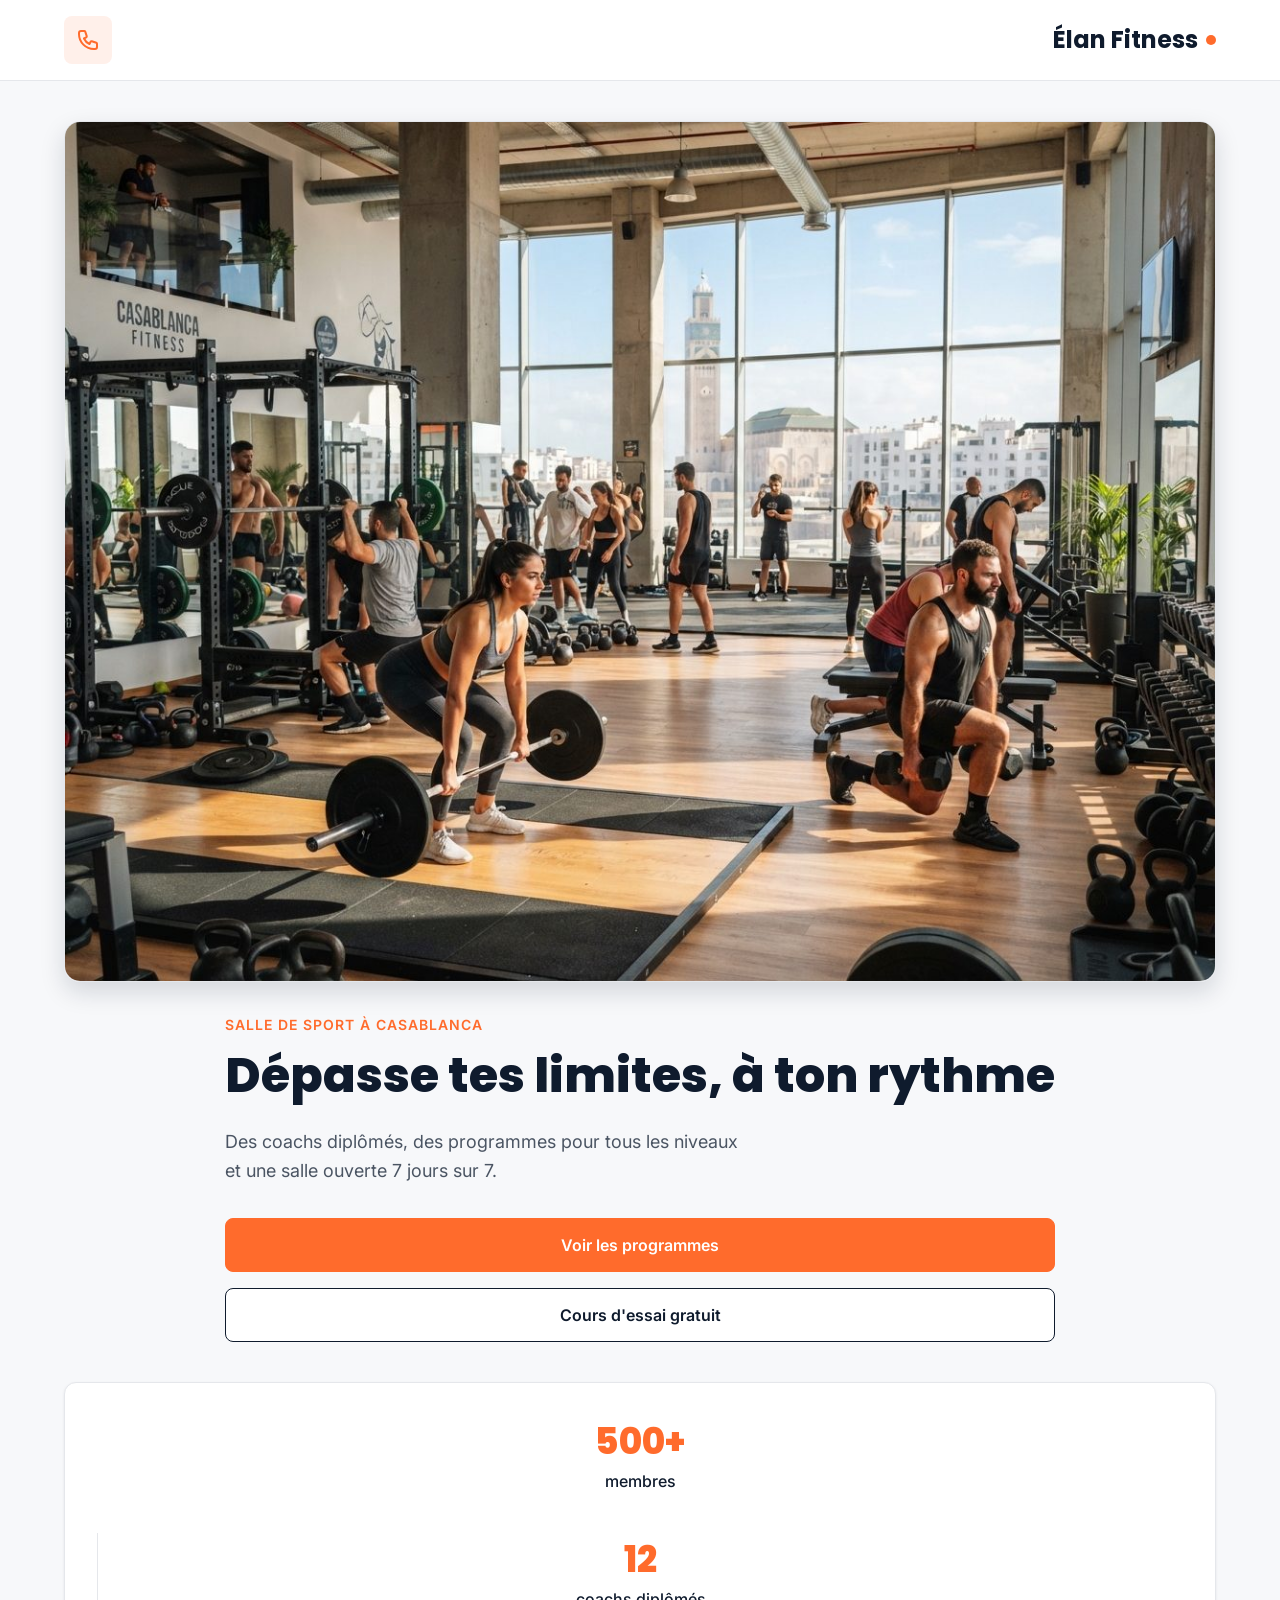
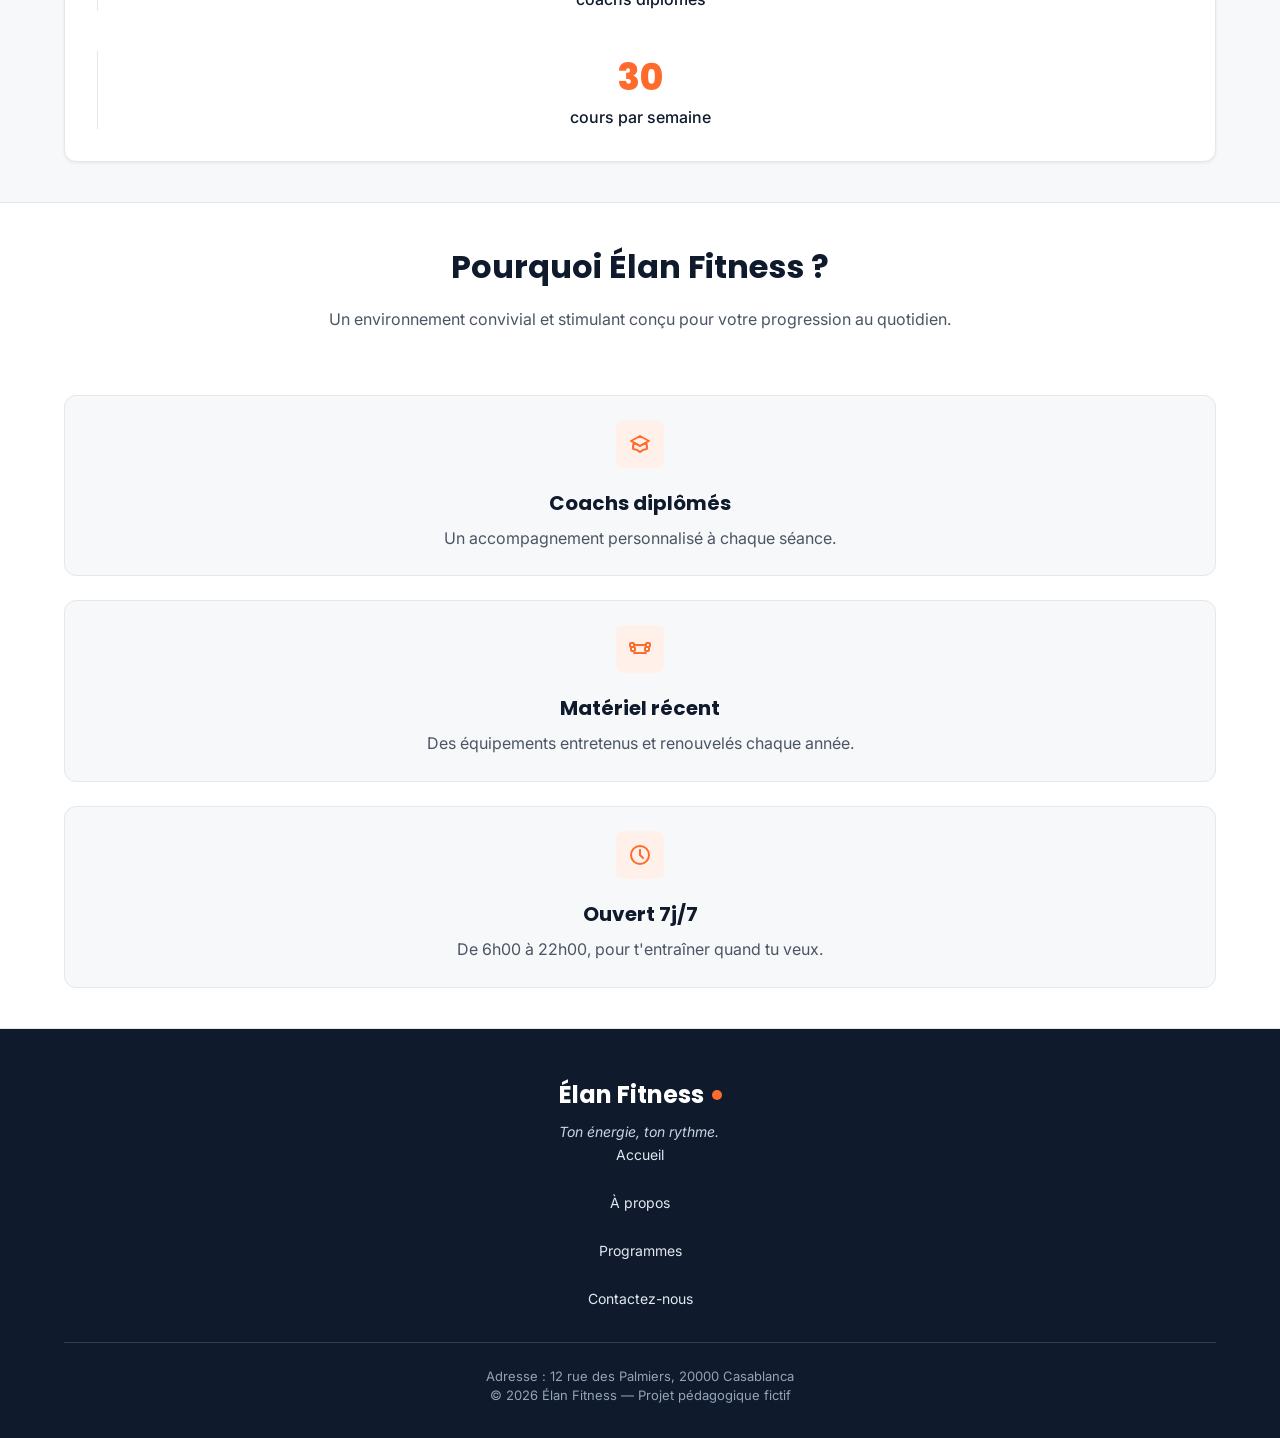
<file: index.html>
<!DOCTYPE html>
<html lang="fr">
  <head>
    <meta charset="UTF-8" />
    <meta name="viewport" content="width=device-width, initial-scale=1" />
    <meta
      name="description"
      content="Élan Fitness, salle de sport à Casablanca : musculation, yoga, cardio et boxe fitness avec des coachs diplômés. Réservez votre cours d'essai gratuit."
    />
    <title>Élan Fitness | Salle de sport à Casablanca</title>

    <link rel="preconnect" href="https://fonts.googleapis.com" />
    <link rel="preconnect" href="https://fonts.gstatic.com" crossorigin />
    <link
      href="https://fonts.googleapis.com/css2?family=Inter:wght@400;500;600&family=Poppins:wght@600;700;800&display=swap"
      rel="stylesheet"
    />

    <link rel="stylesheet" href="css/style.css" />
  </head>

  <body>
    <header class="en-tete">
      <div class="conteneur en-tete-contenu">
        <div class="icone">
          <img src="Resources/img/icone-telephone.svg" alt="burger menu" />
        </div>
        <a href="index.html" class="logo">Élan Fitness</a>

        <nav aria-label="Navigation principale">
          <ul class="menu">
            <li><a href="html/index.html" class="lien-actif">Accueil</a></li>
            <li><a href="html/apropose.html">À propos</a></li>
            <li><a href="html/programm.html">Programmes</a></li>
            <li><a href="html/contactUs.html">Contactez-nous </a></li>
          </ul>
        </nav>
      </div>
    </header>

    <main>
      <section id="accueil" class="hero">
        <div class="conteneur">
          <div class="hero-contenu">
            <div class="hero-texte">
              <p class="sur-titre">Salle de sport à Casablanca</p>
              <h1>Dépasse tes limites, à ton rythme</h1>
              <p class="hero-description">
                Des coachs diplômés, des programmes pour tous les niveaux et une
                salle ouverte 7 jours sur 7.
              </p>
              <div class="boutons">
                <a href="html/programm.html" class="bouton bouton-principal"
                  >Voir les programmes</a
                >
                <a href="html/contactUs.html" class="bouton bouton-secondaire"
                  >Cours d'essai gratuit</a
                >
              </div>
            </div>

            <img
              class="hero-image"
              src="Resources/img/hero.jpg"
              alt="Des personnes s'entraînent dans une salle de sport lumineuse à Casablanca"
            />
          </div>

          <div class="chiffres">
            <div class="chiffre">
              <p class="chiffre-nombre">500+</p>
              <p>membres</p>
            </div>
            <div class="chiffre">
              <p class="chiffre-nombre">12</p>
              <p>coachs diplômés</p>
            </div>
            <div class="chiffre">
              <p class="chiffre-nombre">30</p>
              <p>cours par semaine</p>
            </div>
          </div>
        </div>
      </section>

      <section class="section section-blanche">
        <div class="conteneur">
          <div class="section-titre">
            <h2>Pourquoi Élan Fitness ?</h2>
            <p>
              Un environnement convivial et stimulant conçu pour votre
              progression au quotidien.
            </p>
          </div>

          <div class="cartes">
            <article class="carte carte-avantage">
              <div class="icone">
                <img src="Resources/img/icone-coach.svg" alt="" />
              </div>
              <h3>Coachs diplômés</h3>
              <p>Un accompagnement personnalisé à chaque séance.</p>
            </article>

            <article class="carte carte-avantage">
              <div class="icone">
                <img src="Resources/img/icone-materiel.svg" alt="" />
              </div>
              <h3>Matériel récent</h3>
              <p>Des équipements entretenus et renouvelés chaque année.</p>
            </article>

            <article class="carte carte-avantage">
              <div class="icone">
                <img src="Resources/img/icone-horloge.svg" alt="" />
              </div>
              <h3>Ouvert 7j/7</h3>
              <p>De 6h00 à 22h00, pour t'entraîner quand tu veux.</p>
            </article>
          </div>
        </div>
      </section>
    </main>

    <footer class="pied-de-page">
      <div class="conteneur">
        <div class="pied-haut">
          <div>
            <p class="logo logo-clair">Élan Fitness</p>
            <p class="slogan">Ton énergie, ton rythme.</p>
          </div>

          <nav aria-label="Navigation du pied de page">
            <ul class="menu menu-pied">
              <li><a href="index.html">Accueil</a></li>
              <li><a href="html/apropose.html">À propos</a></li>
              <li><a href="html/programm.html">Programmes</a></li>
              <li><a href="html/contactUs.html">Contactez-nous</a></li>
            </ul>
          </nav>
        </div>

        <div class="pied-bas">
          <p>Adresse : 12 rue des Palmiers, 20000 Casablanca</p>
          <p>&copy; 2026 Élan Fitness — Projet pédagogique fictif</p>
        </div>
      </div>
    </footer>
  </body>
</html>
</file>
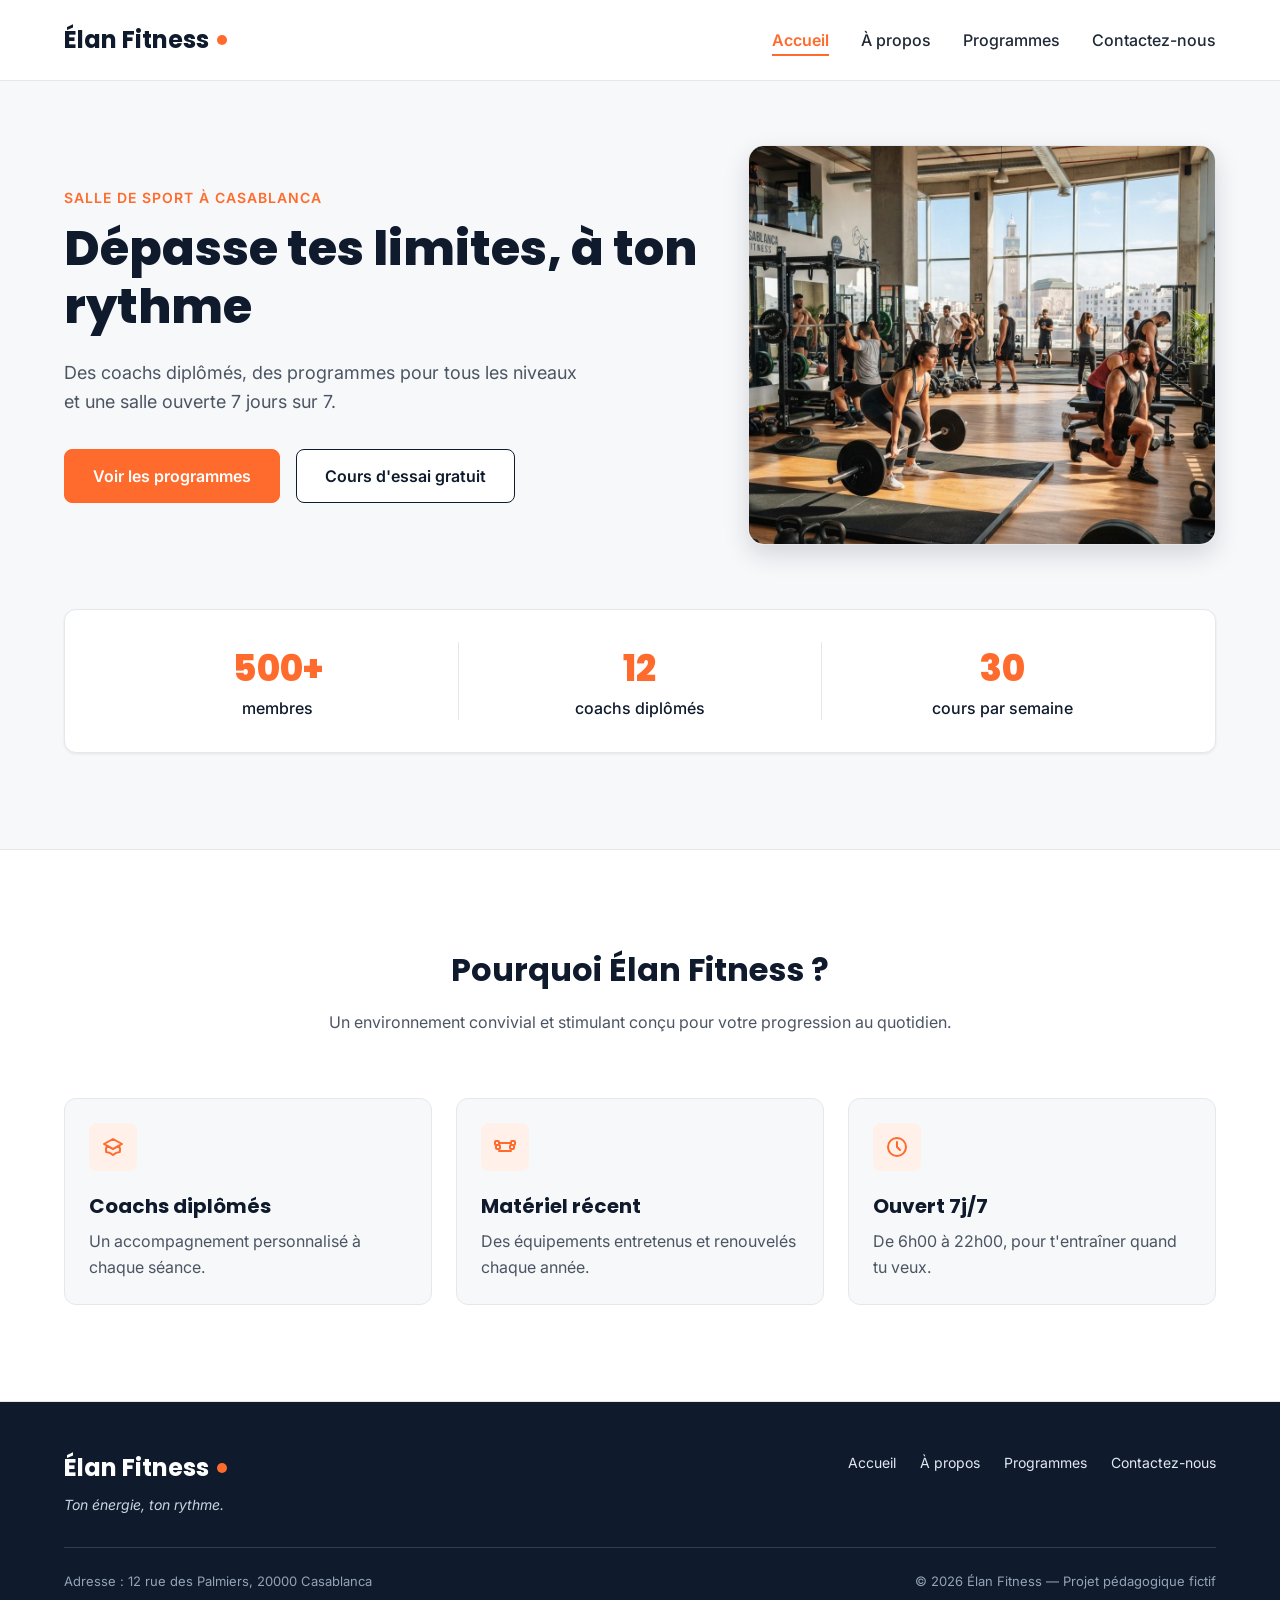
<file: HTML/index.html>
<!DOCTYPE html>
<html lang="fr">
  <head>
    <meta charset="UTF-8" />
    <meta name="viewport" content="width=device-width, initial-scale=1" />
    <meta
      name="description"
      content="Élan Fitness, salle de sport à Casablanca : musculation, yoga, cardio et boxe fitness avec des coachs diplômés. Réservez votre cours d'essai gratuit."
    />
    <title>Élan Fitness | Salle de sport à Casablanca</title>

    <link rel="preconnect" href="https://fonts.googleapis.com" />
    <link rel="preconnect" href="https://fonts.gstatic.com" crossorigin />
    <link
      href="https://fonts.googleapis.com/css2?family=Inter:wght@400;500;600&family=Poppins:wght@600;700;800&display=swap"
      rel="stylesheet"
    />

    <link rel="stylesheet" href="/CSS/style.css" />
  </head>

  <body>
    <header class="en-tete">
      <div class="conteneur en-tete-contenu">
        <a href="index.html" class="logo">Élan Fitness</a>

        <nav aria-label="Navigation principale">
          <ul class="menu">
            <li><a href="/HTML/index.html" class="lien-actif">Accueil</a></li>
            <li><a href="/HTML/apropose.html">À propos</a></li>
            <li><a href="/HTML/programm.html">Programmes</a></li>
            <li><a href="/HTML/contactUs.html">Contactez-nous </a></li>
          </ul>
        </nav>
      </div>
    </header>

    <main>
      <section id="accueil" class="hero">
        <div class="conteneur">
          <div class="hero-contenu">
            <div class="hero-texte">
              <p class="sur-titre">Salle de sport à Casablanca</p>
              <h1>Dépasse tes limites, à ton rythme</h1>
              <p class="hero-description">
                Des coachs diplômés, des programmes pour tous les niveaux et une
                salle ouverte 7 jours sur 7.
              </p>
              <div class="boutons">
                <a href="#programmes" class="bouton bouton-principal"
                  >Voir les programmes</a
                >
                <a href="#contact" class="bouton bouton-secondaire"
                  >Cours d'essai gratuit</a
                >
              </div>
            </div>

            <img
              class="hero-image"
              src="/Resources/img/hero.jpg"
              alt="Des personnes s'entraînent dans une salle de sport lumineuse à Casablanca"
            />
          </div>

          <div class="chiffres">
            <div class="chiffre">
              <p class="chiffre-nombre">500+</p>
              <p>membres</p>
            </div>
            <div class="chiffre">
              <p class="chiffre-nombre">12</p>
              <p>coachs diplômés</p>
            </div>
            <div class="chiffre">
              <p class="chiffre-nombre">30</p>
              <p>cours par semaine</p>
            </div>
          </div>
        </div>
      </section>

      <section class="section section-blanche">
        <div class="conteneur">
          <div class="section-titre">
            <h2>Pourquoi Élan Fitness ?</h2>
            <p>
              Un environnement convivial et stimulant conçu pour votre
              progression au quotidien.
            </p>
          </div>

          <div class="cartes">
            <article class="carte carte-avantage">
              <div class="icone">
                <img src="/Resources/img/icone-coach.svg" alt="" />
              </div>
              <h3>Coachs diplômés</h3>
              <p>Un accompagnement personnalisé à chaque séance.</p>
            </article>

            <article class="carte carte-avantage">
              <div class="icone">
                <img src="/Resources/img/icone-materiel.svg" alt="" />
              </div>
              <h3>Matériel récent</h3>
              <p>Des équipements entretenus et renouvelés chaque année.</p>
            </article>

            <article class="carte carte-avantage">
              <div class="icone">
                <img src="/Resources/img/icone-horloge.svg" alt="" />
              </div>
              <h3>Ouvert 7j/7</h3>
              <p>De 6h00 à 22h00, pour t'entraîner quand tu veux.</p>
            </article>
          </div>
        </div>
      </section>
    </main>

    <footer class="pied-de-page">
      <div class="conteneur">
        <div class="pied-haut">
          <div>
            <p class="logo logo-clair">Élan Fitness</p>
            <p class="slogan">Ton énergie, ton rythme.</p>
          </div>

          <nav aria-label="Navigation du pied de page">
            <ul class="menu menu-pied">
              <li><a href="/HTML/index.html">Accueil</a></li>
              <li><a href="/HTML/apropose.html">À propos</a></li>
              <li><a href="/HTML/programm.html">Programmes</a></li>
              <li><a href="/HTML/contactUs.html">Contactez-nous</a></li>
            </ul>
          </nav>
        </div>

        <div class="pied-bas">
          <p>Adresse : 12 rue des Palmiers, 20000 Casablanca</p>
          <p>&copy; 2026 Élan Fitness — Projet pédagogique fictif</p>
        </div>
      </div>
    </footer>
  </body>
</html>
</file>
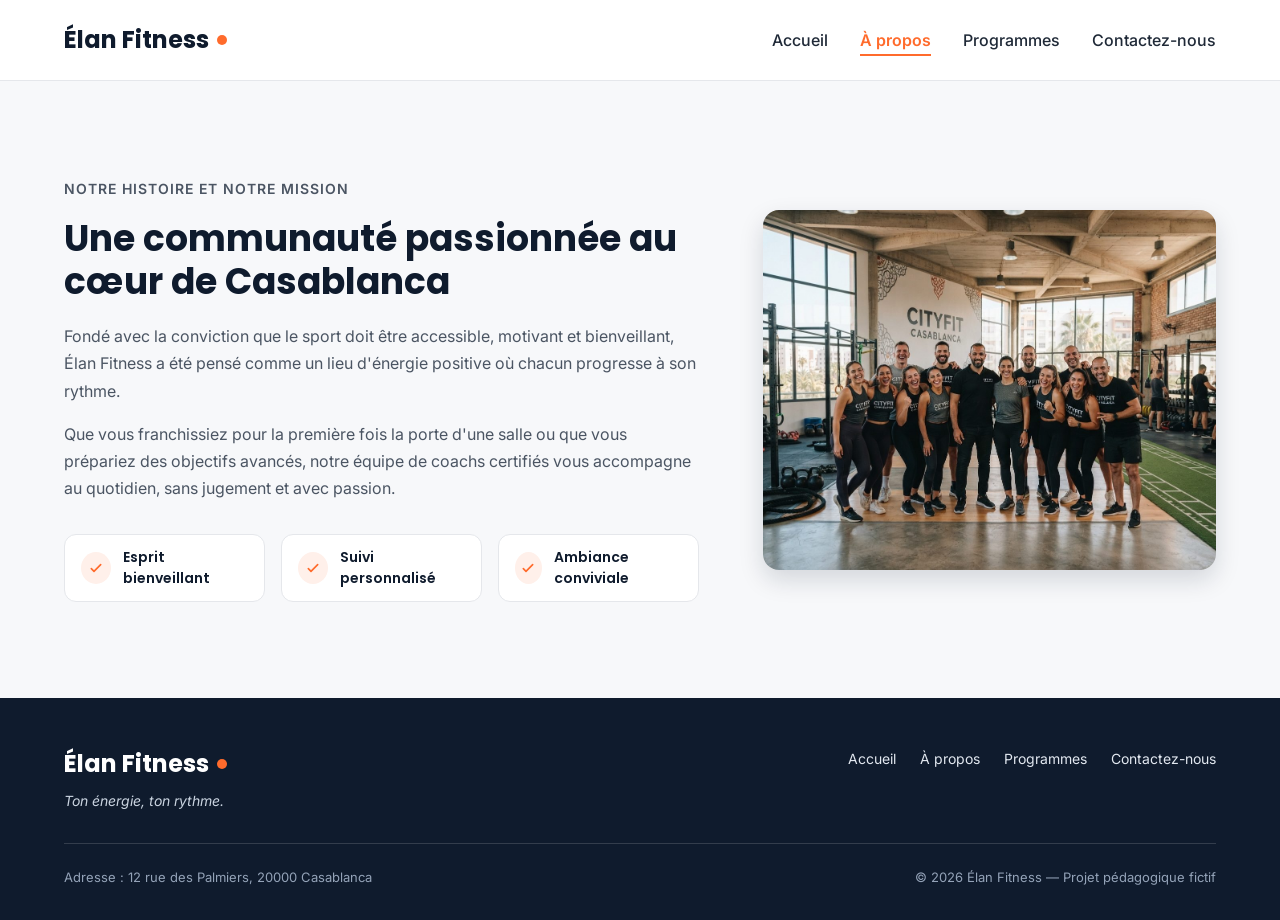
<file: apropose.html>
<!DOCTYPE html>
<html lang="fr">
  <head>
    <meta charset="UTF-8" />
    <meta name="viewport" content="width=device-width, initial-scale=1" />
    <meta
      name="description"
      content="Élan Fitness, salle de sport à Casablanca : musculation, yoga, cardio et boxe fitness avec des coachs diplômés. Réservez votre cours d'essai gratuit."
    />
    <title>Élan Fitness | Salle de sport à Casablanca</title>

    <link rel="preconnect" href="https://fonts.googleapis.com" />
    <link rel="preconnect" href="https://fonts.gstatic.com" crossorigin />
    <link
      href="https://fonts.googleapis.com/css2?family=Inter:wght@400;500;600&family=Poppins:wght@600;700;800&display=swap"
      rel="stylesheet"
    />

    <link rel="stylesheet" href="style.css" />
  </head>
  <body>
    <header class="en-tete">
      <div class="conteneur en-tete-contenu">
        <a href="#accueil" class="logo">Élan Fitness</a>

        <nav aria-label="Navigation principale">
          <ul class="menu">
            <li><a href="index.html">Accueil</a></li>
            <li><a href="apropose.html" class="lien-actif">À propos</a></li>
            <li><a href="programm.html">Programmes</a></li>
            <li><a href="contactUs.html">Contactez-nous </a></li>
          </ul>
        </nav>
      </div>
    </header>

    <section id="a-propos" class="section">
      <div class="conteneur apropos-contenu">
        <div class="apropos-texte">
          <p class="sur-titre">Notre histoire et notre mission</p>
          <h2>Une communauté passionnée au cœur de Casablanca</h2>
          <p>
            Fondé avec la conviction que le sport doit être accessible, motivant
            et bienveillant, Élan Fitness a été pensé comme un lieu d'énergie
            positive où chacun progresse à son rythme.
          </p>
          <p>
            Que vous franchissiez pour la première fois la porte d'une salle ou
            que vous prépariez des objectifs avancés, notre équipe de coachs
            certifiés vous accompagne au quotidien, sans jugement et avec
            passion.
          </p>

          <ul class="valeurs">
            <li class="valeur">
              <div class="icone icone-petite">
                <img src="img/icone-check.svg" alt="" />
              </div>
              <span>Esprit bienveillant</span>
            </li>
            <li class="valeur">
              <div class="icone icone-petite">
                <img src="img/icone-check.svg" alt="" />
              </div>
              <span>Suivi personnalisé</span>
            </li>
            <li class="valeur">
              <div class="icone icone-petite">
                <img src="img/icone-check.svg" alt="" />
              </div>
              <span>Ambiance conviviale</span>
            </li>
          </ul>
        </div>

        <img
          class="apropos-image"
          src="img/equipe.jpg"
          alt="L'équipe de coachs d'Élan Fitness réunie dans la salle"
        />
      </div>
    </section>

    <footer class="pied-de-page">
      <div class="conteneur">
        <div class="pied-haut">
          <div>
            <p class="logo logo-clair">Élan Fitness</p>
            <p class="slogan">Ton énergie, ton rythme.</p>
          </div>

          <nav aria-label="Navigation du pied de page">
            <ul class="menu menu-pied">
              <li><a href="index.html">Accueil</a></li>
              <li><a href="apropose.html">À propos</a></li>
              <li><a href="programm.html">Programmes</a></li>
              <li><a href="contactUs.html">Contactez-nous</a></li>
            </ul>
          </nav>
        </div>

        <div class="pied-bas">
          <p>Adresse : 12 rue des Palmiers, 20000 Casablanca</p>
          <p>&copy; 2026 Élan Fitness — Projet pédagogique fictif</p>
        </div>
      </div>
    </footer>
  </body>
</html>
</file>
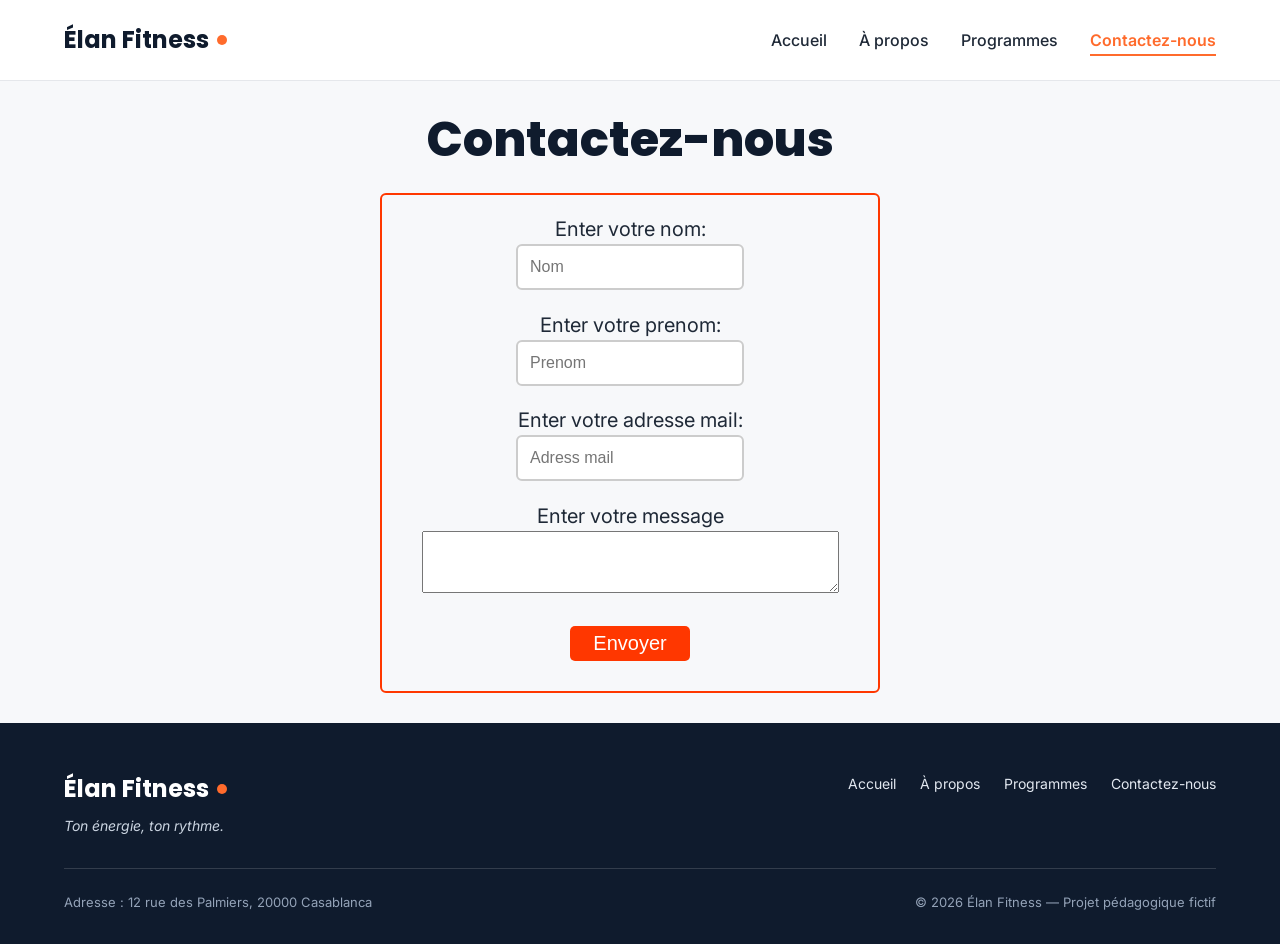
<file: contactUs.html>
<!DOCTYPE html>
<html lang="fr">
  <head>
    <meta charset="UTF-8" />
    <meta name="viewport" content="width=device-width, initial-scale=1" />
    <meta
      name="description"
      content="Élan Fitness, salle de sport à Casablanca : musculation, yoga, cardio et boxe fitness avec des coachs diplômés. Réservez votre cours d'essai gratuit."
    />
    <title>Élan Fitness | Salle de sport à Casablanca</title>

    <link rel="preconnect" href="https://fonts.googleapis.com" />
    <link rel="preconnect" href="https://fonts.gstatic.com" crossorigin />
    <link
      href="https://fonts.googleapis.com/css2?family=Inter:wght@400;500;600&family=Poppins:wght@600;700;800&display=swap"
      rel="stylesheet"
    />

    <link rel="stylesheet" href="style.css" />
  </head>

  <body>
    <header class="en-tete">
      <div class="conteneur en-tete-contenu">
        <a href="index.html" class="logo">Élan Fitness</a>

        <nav aria-label="Navigation principale">
          <ul class="menu">
            <li><a href="index.html">Accueil</a></li>
            <li><a href="apropose.html">À propos</a></li>
            <li><a href="programm.html">Programmes</a></li>
            <li>
              <a href="contactUs.html" class="lien-actif">Contactez-nous </a>
            </li>
          </ul>
        </nav>
      </div>
    </header>

    <main>
      <section id="contact" class="contact">
        <div class="conteneur">
          <div class="hero-texte">
            <h1>Contactez-nous</h1>
          </div>

          <form>
            <div class="contact-details">
              <div class="first-name">
                <label for="first-name">Enter votre nom:</label>
                <br />
                <input
                  autocomplete="name"
                  id="first-name"
                  name="first-name"
                  class="input"
                  type="text"
                  placeholder="Nom"
                />
              </div>

              <div class="last-name">
                <label for="last-name">Enter votre prenom:</label>
                <br />
                <input
                  id="last-name"
                  name="last-name"
                  class="input"
                  type="text"
                  placeholder="Prenom"
                />
              </div>

              <div class="contact-mail">
                <label for="email">Enter votre adresse mail:</label>
                <br />

                <input
                  id="email"
                  name="email"
                  class="input"
                  type="text"
                  placeholder="Adress mail"
                />
              </div>

              <div class="message">
                <label for="message">Enter votre message</label>
                <br />

                <textarea
                  id="message"
                  name="message"
                  rows="4"
                  cols="50"
                ></textarea>
              </div>

              <div class="action-buttons">
                <button>Envoyer</button>
              </div>
            </div>
          </form>
        </div>
      </section>
    </main>

    <footer class="pied-de-page">
      <div class="conteneur">
        <div class="pied-haut">
          <div>
            <p class="logo logo-clair">Élan Fitness</p>
            <p class="slogan">Ton énergie, ton rythme.</p>
          </div>

          <nav aria-label="Navigation du pied de page">
            <ul class="menu menu-pied">
              <li><a href="index.html">Accueil</a></li>
              <li><a href="apropose.html">À propos</a></li>
              <li><a href="programm.html">Programmes</a></li>
              <li><a href="contactUs.html">Contactez-nous</a></li>
            </ul>
          </nav>
        </div>

        <div class="pied-bas">
          <p>Adresse : 12 rue des Palmiers, 20000 Casablanca</p>
          <p>&copy; 2026 Élan Fitness — Projet pédagogique fictif</p>
        </div>
      </div>
    </footer>
  </body>
</html>
</file>
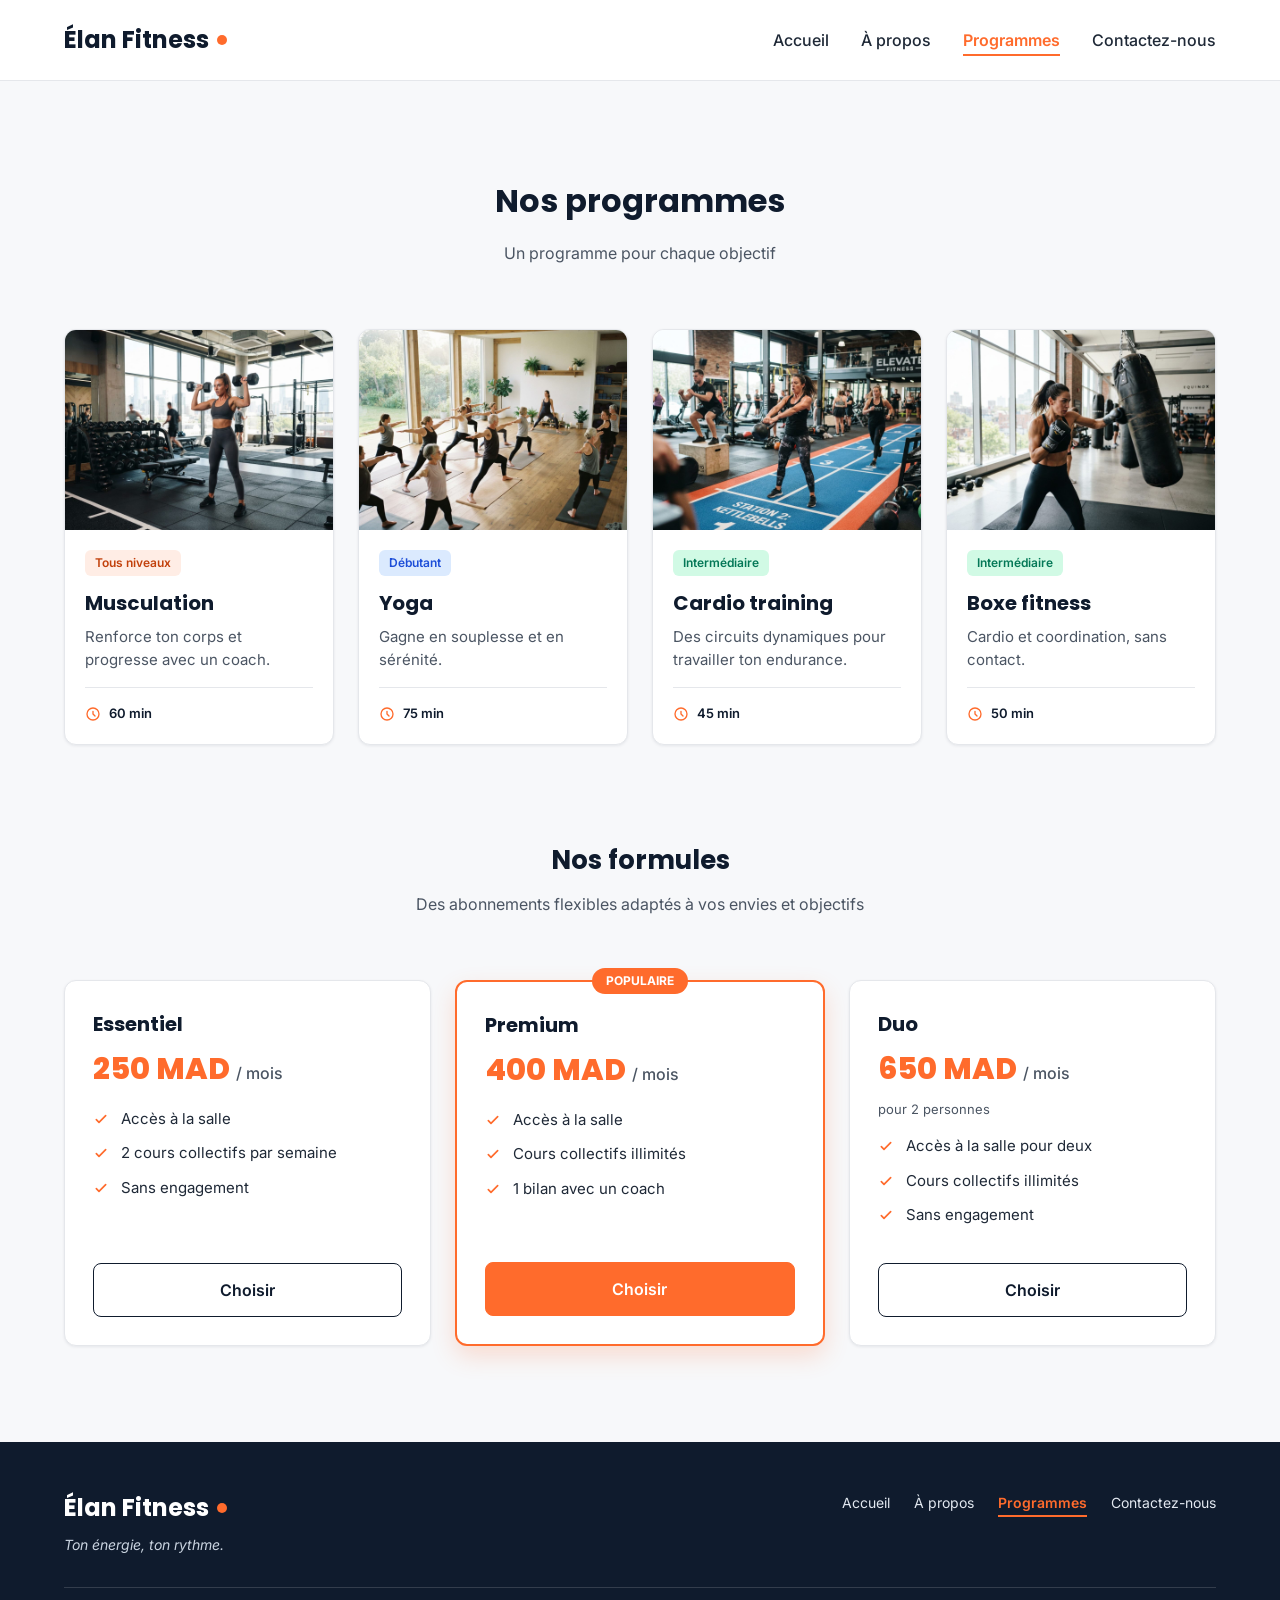
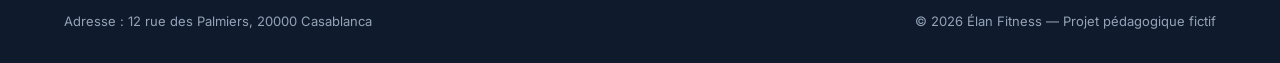
<file: programm.html>
<!DOCTYPE html>
<html lang="fr">
  <head>
    <meta charset="UTF-8" />
    <meta name="viewport" content="width=device-width, initial-scale=1" />
    <meta
      name="description"
      content="Élan Fitness, salle de sport à Casablanca : musculation, yoga, cardio et boxe fitness avec des coachs diplômés. Réservez votre cours d'essai gratuit."
    />
    <title>Élan Fitness | Salle de sport à Casablanca</title>

    <link rel="preconnect" href="https://fonts.googleapis.com" />
    <link rel="preconnect" href="https://fonts.gstatic.com" crossorigin />
    <link
      href="https://fonts.googleapis.com/css2?family=Inter:wght@400;500;600&family=Poppins:wght@600;700;800&display=swap"
      rel="stylesheet"
    />

    <link rel="stylesheet" href="style.css" />
  </head>

  <body>
    <header class="en-tete">
      <div class="conteneur en-tete-contenu">
        <a href="#accueil" class="logo">Élan Fitness</a>

        <nav aria-label="Navigation principale">
          <ul class="menu">
            <li><a href="index.html">Accueil</a></li>
            <li><a href="apropose.html">À propos</a></li>
            <li><a href="programm.html" class="lien-actif">Programmes</a></li>
            <li><a href="contactUs.html">Contactez-nous </a></li>
          </ul>
        </nav>
      </div>
    </header>

    <main>
      <section id="programmes" class="section">
        <div class="conteneur">
          <div class="section-titre">
            <h2>Nos programmes</h2>
            <p>Un programme pour chaque objectif</p>
          </div>

          <div class="cartes">
            <article class="carte carte-programme">
              <img
                src="img/musculation.jpg"
                alt="Une sportive soulève des haltères dans l'espace musculation"
              />
              <div class="programme-corps">
                <span class="etiquette etiquette-orange">Tous niveaux</span>
                <h3>Musculation</h3>
                <p>Renforce ton corps et progresse avec un coach.</p>
                <p class="duree">
                  <img src="img/icone-duree.svg" alt="" />60 min
                </p>
              </div>
            </article>

            <article class="carte carte-programme">
              <img
                src="img/yoga.jpg"
                alt="Un groupe pratique le yoga sur des tapis dans une salle lumineuse"
              />
              <div class="programme-corps">
                <span class="etiquette etiquette-bleue">Débutant</span>
                <h3>Yoga</h3>
                <p>Gagne en souplesse et en sérénité.</p>
                <p class="duree">
                  <img src="img/icone-duree.svg" alt="" />75 min
                </p>
              </div>
            </article>

            <article class="carte carte-programme">
              <img
                src="img/cardio.jpg"
                alt="Des sportifs suivent un circuit de cardio training avec des kettlebells"
              />
              <div class="programme-corps">
                <span class="etiquette etiquette-verte">Intermédiaire</span>
                <h3>Cardio training</h3>
                <p>Des circuits dynamiques pour travailler ton endurance.</p>
                <p class="duree">
                  <img src="img/icone-duree.svg" alt="" />45 min
                </p>
              </div>
            </article>

            <article class="carte carte-programme">
              <img
                src="img/boxe.jpg"
                alt="Une sportive frappe un sac de frappe pendant un cours de boxe fitness"
              />
              <div class="programme-corps">
                <span class="etiquette etiquette-verte">Intermédiaire</span>
                <h3>Boxe fitness</h3>
                <p>Cardio et coordination, sans contact.</p>
                <p class="duree">
                  <img src="img/icone-duree.svg" alt="" />50 min
                </p>
              </div>
            </article>
          </div>

          <div class="formules">
            <div class="section-titre">
              <h3>Nos formules</h3>
              <p>Des abonnements flexibles adaptés à vos envies et objectifs</p>
            </div>

            <div class="cartes">
              <article class="carte formule">
                <h4>Essentiel</h4>
                <p class="prix">250 MAD <span>/ mois</span></p>
                <ul class="formule-liste">
                  <li>Accès à la salle</li>
                  <li>2 cours collectifs par semaine</li>
                  <li>Sans engagement</li>
                </ul>
                <a href="#contact" class="bouton bouton-secondaire">Choisir</a>
              </article>

              <article class="carte formule formule-populaire">
                <p class="badge-populaire">Populaire</p>
                <h4>Premium</h4>
                <p class="prix">400 MAD <span>/ mois</span></p>
                <ul class="formule-liste">
                  <li>Accès à la salle</li>
                  <li>Cours collectifs illimités</li>
                  <li>1 bilan avec un coach</li>
                </ul>
                <a href="#contact" class="bouton bouton-principal">Choisir</a>
              </article>

              <article class="carte formule">
                <h4>Duo</h4>
                <p class="prix">650 MAD <span>/ mois</span></p>
                <p class="prix-note">pour 2 personnes</p>
                <ul class="formule-liste">
                  <li>Accès à la salle pour deux</li>
                  <li>Cours collectifs illimités</li>
                  <li>Sans engagement</li>
                </ul>
                <a href="#contact" class="bouton bouton-secondaire">Choisir</a>
              </article>
            </div>
          </div>
        </div>
      </section>
    </main>

    <footer class="pied-de-page">
      <div class="conteneur">
        <div class="pied-haut">
          <div>
            <p class="logo logo-clair">Élan Fitness</p>
            <p class="slogan">Ton énergie, ton rythme.</p>
          </div>

          <nav aria-label="Navigation du pied de page">
            <ul class="menu menu-pied">
              <li><a href="index.html">Accueil</a></li>
              <li><a href="apropose.html">À propos</a></li>
              <li><a href="programm.html" class="lien-actif">Programmes</a></li>
              <li><a href="contactUs.html">Contactez-nous</a></li>
            </ul>
          </nav>
        </div>

        <div class="pied-bas">
          <p>Adresse : 12 rue des Palmiers, 20000 Casablanca</p>
          <p>&copy; 2026 Élan Fitness — Projet pédagogique fictif</p>
        </div>
      </div>
    </footer>
  </body>
</html>
</file>
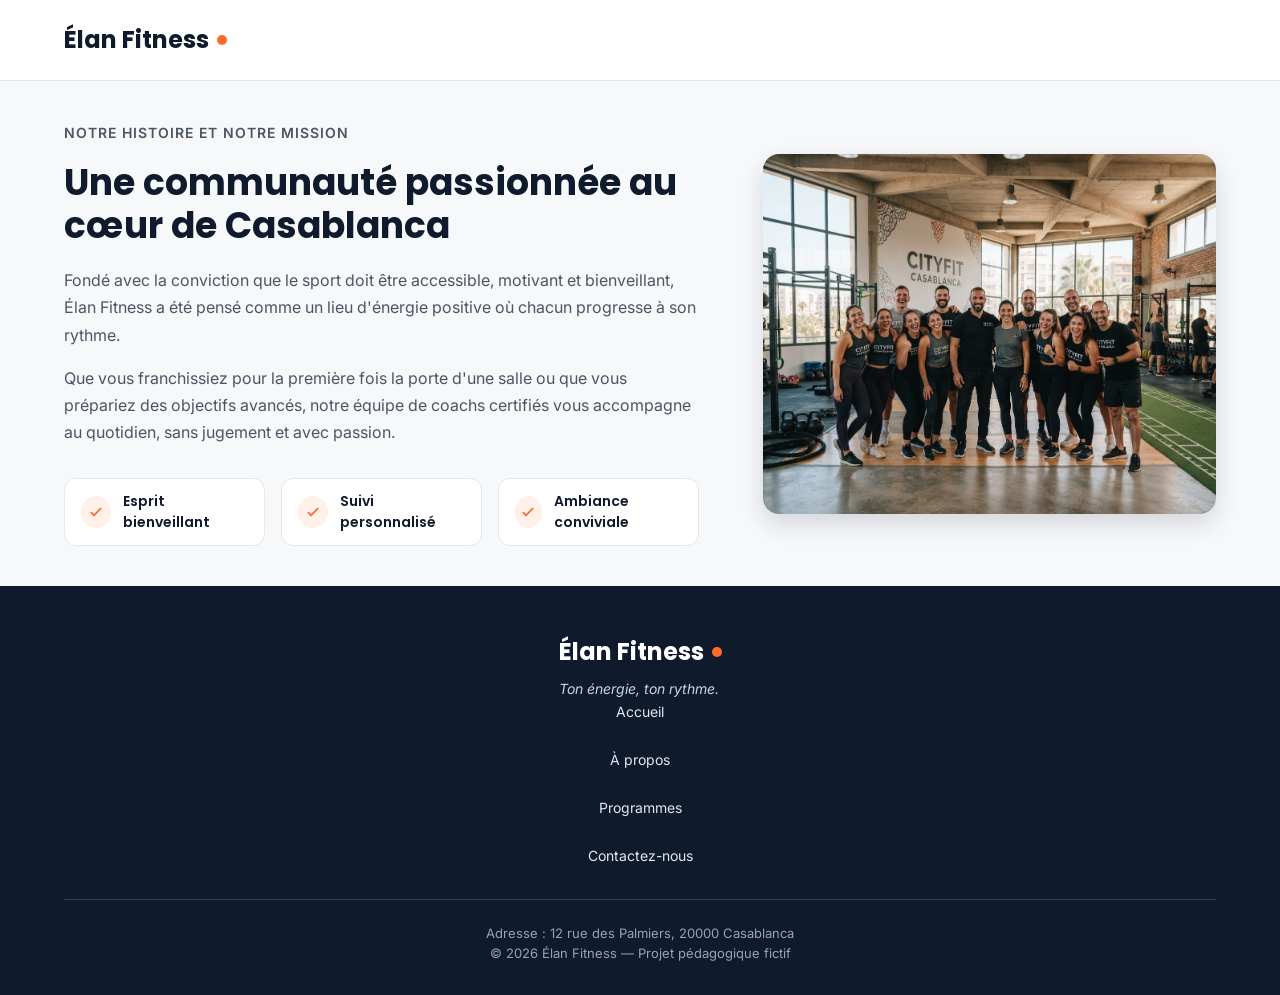
<file: html/apropose.html>
<!DOCTYPE html>
<html lang="fr">
  <head>
    <meta charset="UTF-8" />
    <meta name="viewport" content="width=device-width, initial-scale=1" />
    <meta
      name="description"
      content="Élan Fitness, salle de sport à Casablanca : musculation, yoga, cardio et boxe fitness avec des coachs diplômés. Réservez votre cours d'essai gratuit."
    />
    <title>Élan Fitness | Salle de sport à Casablanca</title>

    <link rel="preconnect" href="https://fonts.googleapis.com" />
    <link rel="preconnect" href="https://fonts.gstatic.com" crossorigin />
    <link
      href="https://fonts.googleapis.com/css2?family=Inter:wght@400;500;600&family=Poppins:wght@600;700;800&display=swap"
      rel="stylesheet"
    />

    <link rel="stylesheet" href="../css/style.css" />
  </head>
  <body>
    <header class="en-tete">
      <div class="conteneur en-tete-contenu">
        <a href="../index.html" class="logo">Élan Fitness</a>

        <nav aria-label="Navigation principale">
          <ul class="menu">
            <li><a href="../index.html">Accueil</a></li>
            <li>
              <a href="apropose.html" class="lien-actif">À propos</a>
            </li>
            <li><a href="programm.html">Programmes</a></li>
            <li><a href="contactUs.html">Contactez-nous </a></li>
          </ul>
        </nav>
      </div>
    </header>

    <section id="a-propos" class="section">
      <div class="conteneur apropos-contenu">
        <div class="apropos-texte">
          <p class="sur-titre">Notre histoire et notre mission</p>
          <h2>Une communauté passionnée au cœur de Casablanca</h2>
          <p>
            Fondé avec la conviction que le sport doit être accessible, motivant
            et bienveillant, Élan Fitness a été pensé comme un lieu d'énergie
            positive où chacun progresse à son rythme.
          </p>
          <p>
            Que vous franchissiez pour la première fois la porte d'une salle ou
            que vous prépariez des objectifs avancés, notre équipe de coachs
            certifiés vous accompagne au quotidien, sans jugement et avec
            passion.
          </p>

          <ul class="valeurs">
            <li class="valeur">
              <div class="icone icone-petite">
                <img src="../Resources/img/icone-check.svg" alt="" />
              </div>
              <span>Esprit bienveillant</span>
            </li>
            <li class="valeur">
              <div class="icone icone-petite">
                <img src="../Resources/img/icone-check.svg" alt="" />
              </div>
              <span>Suivi personnalisé</span>
            </li>
            <li class="valeur">
              <div class="icone icone-petite">
                <img src="../Resources/img/icone-check.svg" alt="" />
              </div>
              <span>Ambiance conviviale</span>
            </li>
          </ul>
        </div>

        <img
          class="apropos-image"
          src="../Resources/img/equipe.jpg"
          alt="L'équipe de coachs d'Élan Fitness réunie dans la salle"
        />
      </div>
    </section>

    <footer class="pied-de-page">
      <div class="conteneur">
        <div class="pied-haut">
          <div>
            <p class="logo logo-clair">Élan Fitness</p>
            <p class="slogan">Ton énergie, ton rythme.</p>
          </div>

          <nav aria-label="Navigation du pied de page">
            <ul class="menu menu-pied">
              <li><a href="../index.html">Accueil</a></li>
              <li><a href="apropose.html">À propos</a></li>
              <li><a href="programm.html">Programmes</a></li>
              <li><a href="contactUs.html">Contactez-nous</a></li>
            </ul>
          </nav>
        </div>

        <div class="pied-bas">
          <p>Adresse : 12 rue des Palmiers, 20000 Casablanca</p>
          <p>&copy; 2026 Élan Fitness — Projet pédagogique fictif</p>
        </div>
      </div>
    </footer>
  </body>
</html>
</file>
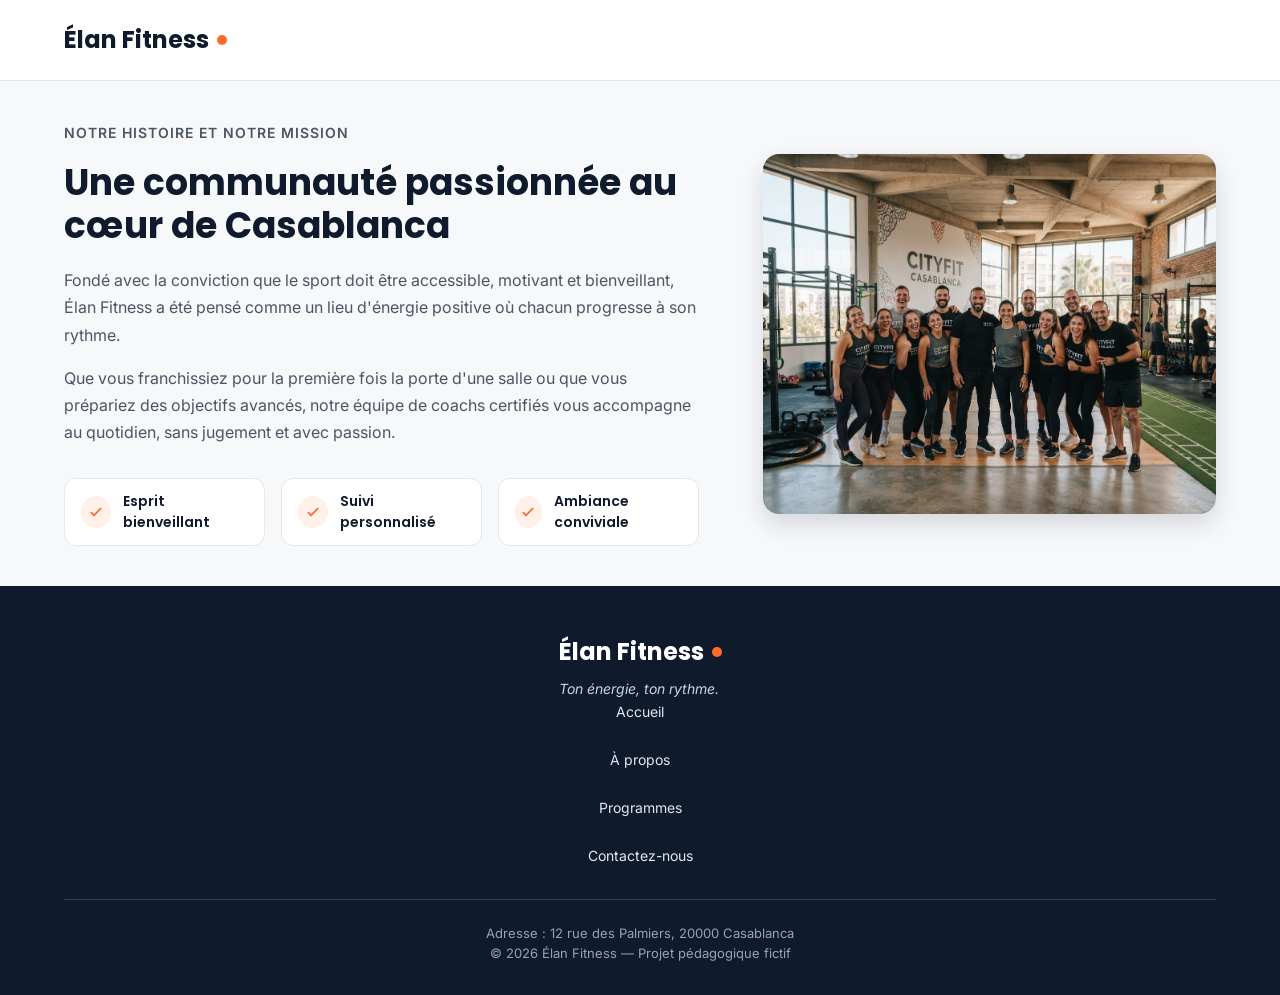
<file: HTML/apropose.html>
<!DOCTYPE html>
<html lang="fr">
  <head>
    <meta charset="UTF-8" />
    <meta name="viewport" content="width=device-width, initial-scale=1" />
    <meta
      name="description"
      content="Élan Fitness, salle de sport à Casablanca : musculation, yoga, cardio et boxe fitness avec des coachs diplômés. Réservez votre cours d'essai gratuit."
    />
    <title>Élan Fitness | Salle de sport à Casablanca</title>

    <link rel="preconnect" href="https://fonts.googleapis.com" />
    <link rel="preconnect" href="https://fonts.gstatic.com" crossorigin />
    <link
      href="https://fonts.googleapis.com/css2?family=Inter:wght@400;500;600&family=Poppins:wght@600;700;800&display=swap"
      rel="stylesheet"
    />

    <link rel="stylesheet" href="/css/style.css" />
  </head>
  <body>
    <header class="en-tete">
      <div class="conteneur en-tete-contenu">
        <a href="#accueil" class="logo">Élan Fitness</a>

        <nav aria-label="Navigation principale">
          <ul class="menu">
            <li><a href="/html/index.html">Accueil</a></li>
            <li>
              <a href="/html/apropose.html" class="lien-actif">À propos</a>
            </li>
            <li><a href="/html/programm.html">Programmes</a></li>
            <li><a href="/html/contactUs.html">Contactez-nous </a></li>
          </ul>
        </nav>
      </div>
    </header>

    <section id="a-propos" class="section">
      <div class="conteneur apropos-contenu">
        <div class="apropos-texte">
          <p class="sur-titre">Notre histoire et notre mission</p>
          <h2>Une communauté passionnée au cœur de Casablanca</h2>
          <p>
            Fondé avec la conviction que le sport doit être accessible, motivant
            et bienveillant, Élan Fitness a été pensé comme un lieu d'énergie
            positive où chacun progresse à son rythme.
          </p>
          <p>
            Que vous franchissiez pour la première fois la porte d'une salle ou
            que vous prépariez des objectifs avancés, notre équipe de coachs
            certifiés vous accompagne au quotidien, sans jugement et avec
            passion.
          </p>

          <ul class="valeurs">
            <li class="valeur">
              <div class="icone icone-petite">
                <img src="/Resources/img/icone-check.svg" alt="" />
              </div>
              <span>Esprit bienveillant</span>
            </li>
            <li class="valeur">
              <div class="icone icone-petite">
                <img src="/Resources/img/icone-check.svg" alt="" />
              </div>
              <span>Suivi personnalisé</span>
            </li>
            <li class="valeur">
              <div class="icone icone-petite">
                <img src="/Resources/img/icone-check.svg" alt="" />
              </div>
              <span>Ambiance conviviale</span>
            </li>
          </ul>
        </div>

        <img
          class="apropos-image"
          src="/Resources/img/equipe.jpg"
          alt="L'équipe de coachs d'Élan Fitness réunie dans la salle"
        />
      </div>
    </section>

    <footer class="pied-de-page">
      <div class="conteneur">
        <div class="pied-haut">
          <div>
            <p class="logo logo-clair">Élan Fitness</p>
            <p class="slogan">Ton énergie, ton rythme.</p>
          </div>

          <nav aria-label="Navigation du pied de page">
            <ul class="menu menu-pied">
              <li><a href="../index.html">Accueil</a></li>
              <li><a href="/html/apropose.html">À propos</a></li>
              <li><a href="/html/programm.html">Programmes</a></li>
              <li><a href="/html/contactUs.html">Contactez-nous</a></li>
            </ul>
          </nav>
        </div>

        <div class="pied-bas">
          <p>Adresse : 12 rue des Palmiers, 20000 Casablanca</p>
          <p>&copy; 2026 Élan Fitness — Projet pédagogique fictif</p>
        </div>
      </div>
    </footer>
  </body>
</html>
</file>
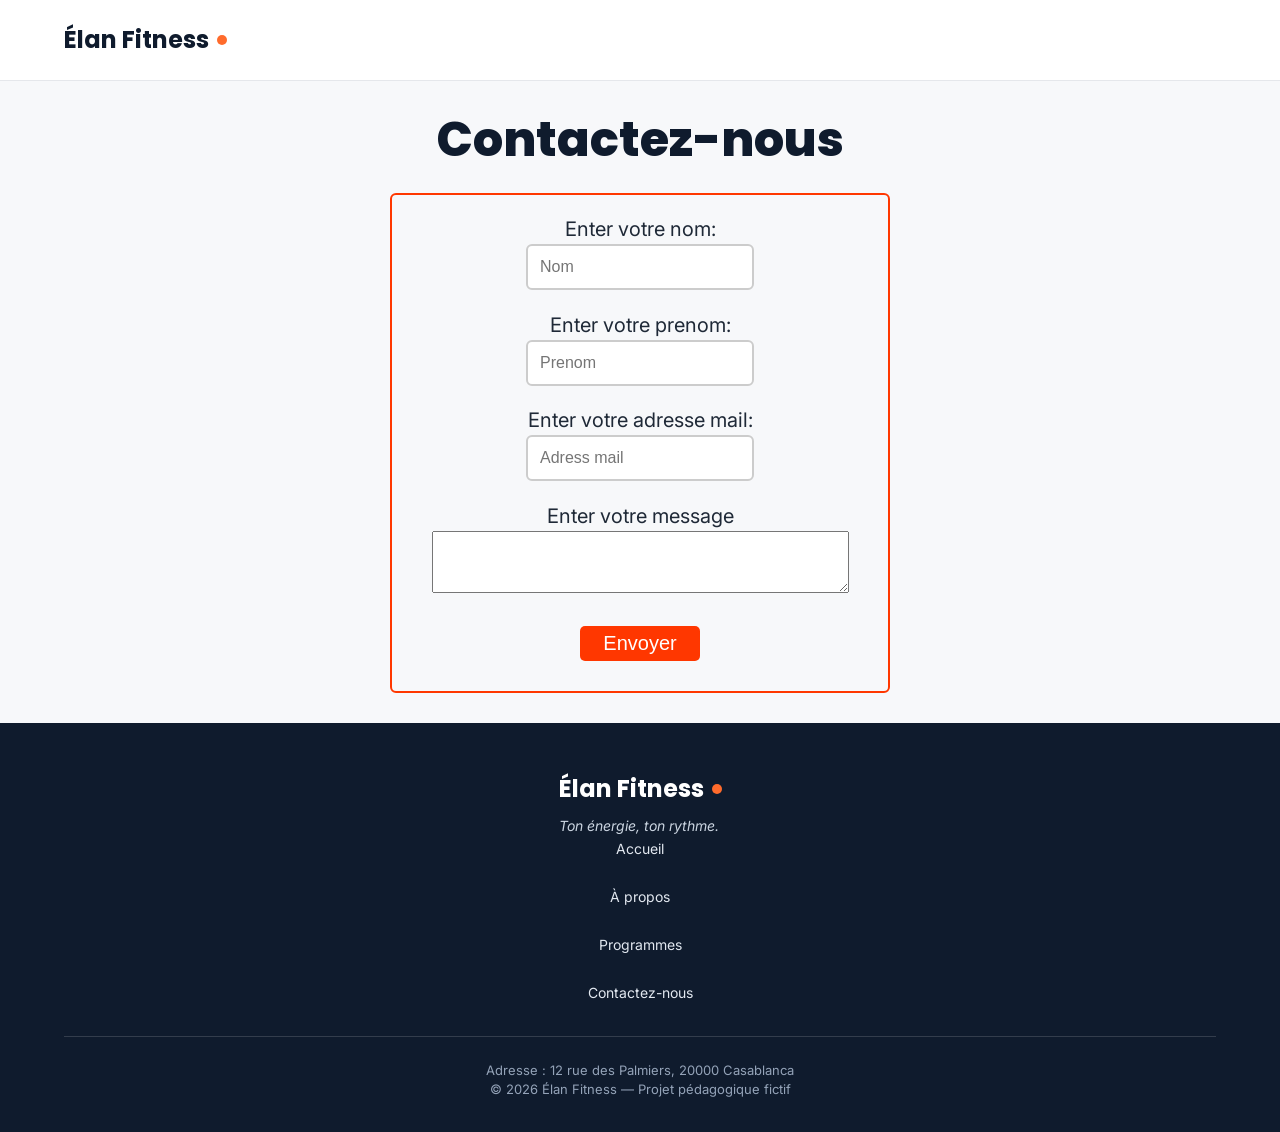
<file: html/contactUs.html>
<!DOCTYPE html>
<html lang="fr">
  <head>
    <meta charset="UTF-8" />
    <meta name="viewport" content="width=device-width, initial-scale=1" />
    <meta
      name="description"
      content="Élan Fitness, salle de sport à Casablanca : musculation, yoga, cardio et boxe fitness avec des coachs diplômés. Réservez votre cours d'essai gratuit."
    />
    <title>Élan Fitness | Salle de sport à Casablanca</title>

    <link rel="preconnect" href="https://fonts.googleapis.com" />
    <link rel="preconnect" href="https://fonts.gstatic.com" crossorigin />
    <link
      href="https://fonts.googleapis.com/css2?family=Inter:wght@400;500;600&family=Poppins:wght@600;700;800&display=swap"
      rel="stylesheet"
    />

    <link rel="stylesheet" href="../css/style.css" />
  </head>

  <body>
    <header class="en-tete">
      <div class="conteneur en-tete-contenu">
        <a href="../index.html" class="logo">Élan Fitness</a>

        <nav aria-label="Navigation principale">
          <ul class="menu">
            <li><a href="../index.html">Accueil</a></li>
            <li><a href="propose.html">À propos</a></li>
            <li><a href="programm.html">Programmes</a></li>
            <li>
              <a href="contactUs.html" class="lien-actif">Contactez-nous </a>
            </li>
          </ul>
        </nav>
      </div>
    </header>

    <main>
      <section id="contact" class="contact">
        <div class="conteneur">
          <div class="hero-texte">
            <h1>Contactez-nous</h1>
          </div>

          <form>
            <div class="contact-details">
              <div class="first-name">
                <label for="first-name">Enter votre nom:</label>
                <br />
                <input
                  autocomplete="name"
                  id="first-name"
                  name="first-name"
                  class="input"
                  type="text"
                  placeholder="Nom"
                />
              </div>

              <div class="last-name">
                <label for="last-name">Enter votre prenom:</label>
                <br />
                <input
                  id="last-name"
                  name="last-name"
                  class="input"
                  type="text"
                  placeholder="Prenom"
                />
              </div>

              <div class="contact-mail">
                <label for="email">Enter votre adresse mail:</label>
                <br />

                <input
                  id="email"
                  name="email"
                  class="input"
                  type="text"
                  placeholder="Adress mail"
                />
              </div>

              <div class="message">
                <label for="message">Enter votre message</label>
                <br />

                <textarea
                  id="message"
                  name="message"
                  rows="4"
                  cols="50"
                ></textarea>
              </div>

              <div class="action-buttons">
                <button>Envoyer</button>
              </div>
            </div>
          </form>
        </div>
      </section>
    </main>

    <footer class="pied-de-page">
      <div class="conteneur">
        <div class="pied-haut">
          <div>
            <p class="logo logo-clair">Élan Fitness</p>
            <p class="slogan">Ton énergie, ton rythme.</p>
          </div>

          <nav aria-label="Navigation du pied de page">
            <ul class="menu menu-pied">
              <li><a href="../index.html">Accueil</a></li>
              <li><a href="apropose.html">À propos</a></li>
              <li><a href="programm.html">Programmes</a></li>
              <li><a href="contactUs.html">Contactez-nous</a></li>
            </ul>
          </nav>
        </div>

        <div class="pied-bas">
          <p>Adresse : 12 rue des Palmiers, 20000 Casablanca</p>
          <p>&copy; 2026 Élan Fitness — Projet pédagogique fictif</p>
        </div>
      </div>
    </footer>
  </body>
</html>
</file>
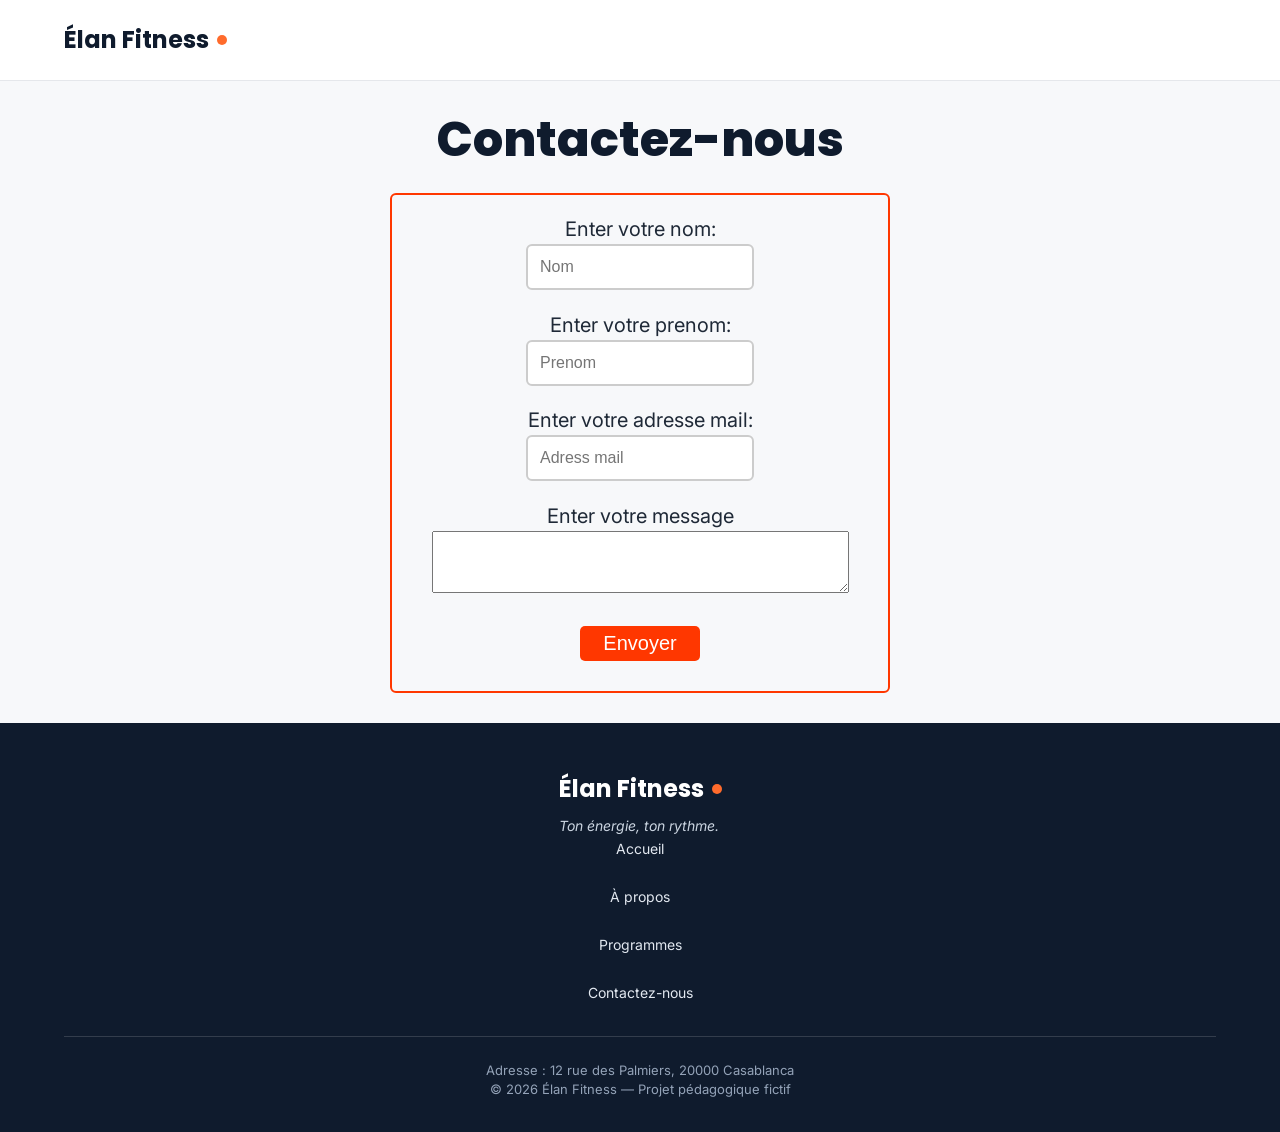
<file: HTML/contactUs.html>
<!DOCTYPE html>
<html lang="fr">
  <head>
    <meta charset="UTF-8" />
    <meta name="viewport" content="width=device-width, initial-scale=1" />
    <meta
      name="description"
      content="Élan Fitness, salle de sport à Casablanca : musculation, yoga, cardio et boxe fitness avec des coachs diplômés. Réservez votre cours d'essai gratuit."
    />
    <title>Élan Fitness | Salle de sport à Casablanca</title>

    <link rel="preconnect" href="https://fonts.googleapis.com" />
    <link rel="preconnect" href="https://fonts.gstatic.com" crossorigin />
    <link
      href="https://fonts.googleapis.com/css2?family=Inter:wght@400;500;600&family=Poppins:wght@600;700;800&display=swap"
      rel="stylesheet"
    />

    <link rel="stylesheet" href="/css/style.css" />
  </head>

  <body>
    <header class="en-tete">
      <div class="conteneur en-tete-contenu">
        <a href="/html/index.html" class="logo">Élan Fitness</a>

        <nav aria-label="Navigation principale">
          <ul class="menu">
            <li><a href="/html/index.html">Accueil</a></li>
            <li><a href="/html/apropose.html">À propos</a></li>
            <li><a href="/html/programm.html">Programmes</a></li>
            <li>
              <a href="/html/ontactUs.html" class="lien-actif"
                >Contactez-nous
              </a>
            </li>
          </ul>
        </nav>
      </div>
    </header>

    <main>
      <section id="contact" class="contact">
        <div class="conteneur">
          <div class="hero-texte">
            <h1>Contactez-nous</h1>
          </div>

          <form>
            <div class="contact-details">
              <div class="first-name">
                <label for="first-name">Enter votre nom:</label>
                <br />
                <input
                  autocomplete="name"
                  id="first-name"
                  name="first-name"
                  class="input"
                  type="text"
                  placeholder="Nom"
                />
              </div>

              <div class="last-name">
                <label for="last-name">Enter votre prenom:</label>
                <br />
                <input
                  id="last-name"
                  name="last-name"
                  class="input"
                  type="text"
                  placeholder="Prenom"
                />
              </div>

              <div class="contact-mail">
                <label for="email">Enter votre adresse mail:</label>
                <br />

                <input
                  id="email"
                  name="email"
                  class="input"
                  type="text"
                  placeholder="Adress mail"
                />
              </div>

              <div class="message">
                <label for="message">Enter votre message</label>
                <br />

                <textarea
                  id="message"
                  name="message"
                  rows="4"
                  cols="50"
                ></textarea>
              </div>

              <div class="action-buttons">
                <button>Envoyer</button>
              </div>
            </div>
          </form>
        </div>
      </section>
    </main>

    <footer class="pied-de-page">
      <div class="conteneur">
        <div class="pied-haut">
          <div>
            <p class="logo logo-clair">Élan Fitness</p>
            <p class="slogan">Ton énergie, ton rythme.</p>
          </div>

          <nav aria-label="Navigation du pied de page">
            <ul class="menu menu-pied">
              <li><a href="../index.html">Accueil</a></li>
              <li><a href="/html/apropose.html">À propos</a></li>
              <li><a href="/html/programm.html">Programmes</a></li>
              <li><a href="/html/contactUs.html">Contactez-nous</a></li>
            </ul>
          </nav>
        </div>

        <div class="pied-bas">
          <p>Adresse : 12 rue des Palmiers, 20000 Casablanca</p>
          <p>&copy; 2026 Élan Fitness — Projet pédagogique fictif</p>
        </div>
      </div>
    </footer>
  </body>
</html>
</file>
<file: css/style.css>
* {
  box-sizing: border-box;
  margin: 0;
  padding: 0;
}

html {
  scroll-behavior: smooth;
}

body {
  font-family: "Inter", Arial, sans-serif;
  font-size: 16px;
  line-height: 1.5;
  color: #1f2937;
  background-color: #f7f8fa;
}

h1,
h2,
h3,
h4 {
  font-family: "Poppins", Arial, sans-serif;
  color: #0f1b2d;
}

a {
  color: inherit;
  text-decoration: none;
}

ul {
  list-style: none;
}

img {
  display: block;
  max-width: 100%;
}

a:focus-visible,
button:focus-visible {
  outline: 3px solid #ff6b2c;
  outline-offset: 2px;
}

.conteneur {
  width: 100%;
  max-width: 1200px;
  margin: 0 auto;
  padding: 0 24px;
}
header .conteneur nav {
  display: none;
}

.section {
  padding: 40px 0;
}

.section-blanche {
  background-color: #ffffff;
  border-top: 1px solid #e5e7eb;
  border-bottom: 1px solid #e5e7eb;
}

.section-titre {
  max-width: 640px;
  margin: 0 auto 64px;
  text-align: center;
}

.section-titre h2 {
  font-size: 32px;
  margin-bottom: 16px;
}

.section-titre h3 {
  font-size: 26px;
  margin-bottom: 12px;
}

.section-titre p {
  color: #4b5563;
}

.sur-titre {
  font-size: 14px;
  font-weight: 600;
  color: #ff6b2c;
  text-transform: uppercase;
  letter-spacing: 1px;
  margin-bottom: 12px;
}

.bouton {
  display: inline-block;
  padding: 14px 28px;
  border-radius: 8px;
  font-size: 16px;
  font-weight: 600;
  text-align: center;
  cursor: pointer;
}

.bouton-principal {
  background-color: #ff6b2c;
  border: 1px solid #ff6b2c;
  color: #ffffff;
}

.bouton-principal:hover {
  background-color: #f05817;
}

.bouton-secondaire {
  background-color: #ffffff;
  border: 1px solid #0f1b2d;
  color: #0f1b2d;
}

.bouton-secondaire:hover {
  background-color: #f3f4f6;
}

.cartes {
  display: flex;
  gap: 24px;
}

.carte {
  flex: 1;
  background-color: #ffffff;
  border: 1px solid #e5e7eb;
  border-radius: 12px;
  box-shadow: 0 1px 3px rgba(15, 27, 45, 0.08);
}

.icone {
  width: 48px;
  height: 48px;
  background-color: #fff0ea;
  border-radius: 8px;
  display: flex;
  align-items: center;
  justify-content: center;
}

.icone img {
  width: 24px;
  height: 24px;
}

.icone-petite {
  width: 32px;
  height: 32px;
  border-radius: 50%;
}

.icone-petite img {
  width: 16px;
  height: 16px;
}

.en-tete {
  position: sticky;
  top: 0;
  z-index: 10;
  background-color: #ffffff;
  border-bottom: 1px solid #e5e7eb;
}

.en-tete-contenu {
  height: 80px;
  display: flex;
  align-items: center;
  justify-content: space-between;
}

.logo {
  display: flex;
  align-items: center;
  font-family: "Poppins", Arial, sans-serif;
  font-size: 24px;
  font-weight: 700;
  color: #0f1b2d;
}

.logo::after {
  content: "";
  width: 10px;
  height: 10px;
  margin-left: 8px;
  background-color: #ff6b2c;
  border-radius: 50%;
}

.menu {
  display: flex;
  gap: 32px;
}

.menu a {
  font-weight: 500;
  padding-bottom: 4px;
  border-bottom: 2px solid transparent;
}

.menu a:hover {
  color: #ff6b2c;
}

.menu .lien-actif {
  color: #ff6b2c;
  font-weight: 600;
  border-bottom-color: #ff6b2c;
}

.hero {
  padding: 40px 0 40px;
}

.hero-contenu {
  display: flex;
  align-items: center;
  gap: 32px;
}

.hero-texte {
  flex: 7;
}

.hero-texte h1 {
  font-size: 48px;
  font-weight: 800;
  line-height: 1.2;
  margin-bottom: 24px;
}

.hero-description {
  max-width: 520px;
  font-size: 18px;
  line-height: 1.6;
  color: #4b5563;
  margin-bottom: 32px;
}

.boutons {
  display: flex;
  flex-wrap: wrap;
  gap: 16px;
}

.hero-image {
  flex: 5;
  min-width: 0;
  height: 400px;
  object-fit: cover;
  border-radius: 16px;
  border: 1px solid #e5e7eb;
  box-shadow: 0 10px 25px rgba(15, 27, 45, 0.15);
}

.chiffres {
  display: flex;
  margin-top: 40px;
  padding: 32px;
  background-color: #ffffff;
  border: 1px solid #e5e7eb;
  border-radius: 12px;
  box-shadow: 0 1px 3px rgba(15, 27, 45, 0.08);
}

.chiffre {
  flex: 1;
  text-align: center;
  font-weight: 500;
  color: #0f1b2d;
}

.chiffre + .chiffre {
  border-left: 1px solid #e5e7eb;
}

.chiffre-nombre {
  font-family: "Poppins", Arial, sans-serif;
  font-size: 36px;
  font-weight: 800;
  color: #ff6b2c;
}

.carte-avantage {
  padding: 24px;
  background-color: #f7f8fa;
  box-shadow: none;
}

.carte-avantage .icone {
  margin-bottom: 20px;
}

.carte-avantage h3 {
  font-size: 20px;
  margin-bottom: 8px;
}

.carte-avantage p {
  color: #4b5563;
  line-height: 1.6;
}

.apropos-contenu {
  display: flex;
  align-items: center;
  gap: 64px;
}

.apropos-texte {
  flex: 7;
}

.apropos-texte h2 {
  font-size: 36px;
  line-height: 1.2;
  margin-bottom: 20px;
}

.apropos-texte p {
  color: #4b5563;
  line-height: 1.7;
  margin-bottom: 16px;
}

.valeurs {
  display: flex;
  gap: 16px;
  margin-top: 32px;
}

.valeur {
  flex: 1;
  display: flex;
  align-items: center;
  gap: 12px;
  padding: 12px 16px;
  background-color: #ffffff;
  border: 1px solid #e5e7eb;
  border-radius: 12px;
  font-family: "Poppins", Arial, sans-serif;
  font-size: 14px;
  font-weight: 600;
  color: #0f1b2d;
}

.apropos-image {
  flex: 5;
  min-width: 0;
  height: 360px;
  object-fit: cover;
  border-radius: 16px;
  box-shadow: 0 10px 25px rgba(15, 27, 45, 0.15);
}

.carte-programme {
  display: flex;
  flex-direction: column;
  overflow: hidden;
}

.carte-programme > img {
  width: 100%;
  height: 200px;
  object-fit: cover;
}

.programme-corps {
  flex: 1;
  display: flex;
  flex-direction: column;
  padding: 20px;
}

.programme-corps h3 {
  font-size: 20px;
  margin-bottom: 8px;
}

.programme-corps p {
  font-size: 15px;
  color: #4b5563;
}

.etiquette {
  align-self: flex-start;
  padding: 4px 10px;
  margin-bottom: 12px;
  border-radius: 6px;
  font-size: 12px;
  font-weight: 600;
}

.etiquette-orange {
  background-color: #ffede5;
  color: #c2410c;
}

.etiquette-bleue {
  background-color: #dbeafe;
  color: #1d4ed8;
}

.etiquette-verte {
  background-color: #d1fae5;
  color: #047857;
}

.programme-corps .duree {
  display: flex;
  align-items: center;
  gap: 8px;
  margin-top: auto;
  padding-top: 16px;
  border-top: 1px solid #e5e7eb;
  font-size: 13px;
  font-weight: 600;
  color: #0f1b2d;
}

.programme-corps h3 + p {
  margin-bottom: 16px;
}

.duree img {
  width: 16px;
  height: 16px;
}

.formules {
  margin-top: 96px;
}

.formule {
  position: relative;
  display: flex;
  flex-direction: column;
  padding: 28px;
}

.formule h4 {
  font-size: 20px;
}

.prix {
  margin: 8px 0 16px;
  font-family: "Poppins", Arial, sans-serif;
  font-size: 30px;
  font-weight: 800;
  color: #ff6b2c;
}

.prix span {
  font-family: "Inter", Arial, sans-serif;
  font-size: 16px;
  font-weight: 500;
  color: #4b5563;
}

.prix-note {
  margin: -8px 0 16px;
  font-size: 13px;
  color: #4b5563;
}

.formule-liste {
  flex: 1;
  margin-bottom: 24px;
}

.formule-liste li {
  padding-left: 28px;
  margin-bottom: 12px;
  font-size: 15px;
  background-image: url("img/icone-check.svg");
  background-repeat: no-repeat;
  background-position: left center;
  background-size: 16px;
}

.formule .bouton {
  display: block;
}

.formule-populaire {
  border: 2px solid #ff6b2c;
  box-shadow: 0 10px 25px rgba(255, 107, 44, 0.2);
}

.badge-populaire {
  position: absolute;
  top: -14px;
  left: 50%;
  transform: translateX(-50%);
  padding: 4px 14px;
  background-color: #ff6b2c;
  border-radius: 999px;
  font-size: 12px;
  font-weight: 700;
  text-transform: uppercase;
  color: #ffffff;
}

.pied-de-page {
  padding: 48px 0 32px;
  background-color: #0f1b2d;
  color: #ffffff;
}

.pied-haut {
  display: flex;

  padding-bottom: 32px;
  border-bottom: 1px solid rgba(255, 255, 255, 0.15);
}

.logo-clair {
  color: #ffffff;
}

.slogan {
  margin-top: 8px;
  font-size: 14px;
  font-style: italic;
  color: #cbd5e1;
}

.menu-pied {
  gap: 24px;
}

.menu-pied a {
  font-size: 14px;
  font-weight: 400;
  color: #e2e8f0;
}

.pied-bas {
  display: flex;
  justify-content: space-between;
  margin-top: 24px;
  font-size: 13px;
  color: #94a3b8;
}
#contact {
  display: flex;
  align-items: center;
  justify-content: center;
}
main .conteneur .hero-contenu {
  flex-direction: column-reverse;
}

main .conteneur .chiffres {
  flex-direction: column;
  gap: 40px;
}
section .conteneur .cartes {
  flex-direction: column;
}

section .conteneur .cartes .carte {
  display: flex;
  justify-content: center;
  align-items: center;
  flex-direction: column;
}

main .conteneur .hero-texte .boutons {
  flex-direction: column;
}

footer .conteneur .pied-haut {
  flex-direction: column;
  justify-content: center;
  align-items: center;
}
footer .conteneur .pied-bas {
  flex-direction: column;
  align-items: center;
  justify-content: center;
}
footer .conteneur .pied-haut nav .menu-pied {
  flex-direction: column;
  justify-content: center;
  align-items: center;
}
.contact .conteneur {
  text-align: center;
  margin: 30px;
}

.contact .contact-details {
  border: #ff3700 solid 2px;
  width: 500px;
  margin-right: auto;
  margin-left: auto;
  height: 500px;
  display: flex;
  flex-direction: column;
  justify-content: space-evenly;
  align-items: center;
  font-size: 20px;
  border-radius: 6px;
}

.contact .contact-details .input {
  padding: 12px;
  border: 2px solid #ccc;
  border-radius: 6px;
  font-size: 16px;
  background-color: #fff;
  color: #333;
}

.contact .contact-details .action-buttons {
  margin-bottom: 10px;
}

.contact .contact-details .action-buttons button {
  width: 90px;
  padding: 5px;
  border-radius: 5px;
  border: white;
  background: #ff3700;
  color: white;
  font-size: 20px;
  width: 120px;
  padding: 6px;
  margin-top: 6px;
}
.contact .contact-details .last-name p,
.contact .contact-details .first-name p,
.contact .contact-details .contact-mail p {
  margin-bottom: 8px;
}
</file>
<file: CSS/style.css>
* {
  box-sizing: border-box;
  margin: 0;
  padding: 0;
}

html {
  scroll-behavior: smooth;
}

body {
  font-family: "Inter", Arial, sans-serif;
  font-size: 16px;
  line-height: 1.5;
  color: #1f2937;
  background-color: #f7f8fa;
}

h1,
h2,
h3,
h4 {
  font-family: "Poppins", Arial, sans-serif;
  color: #0f1b2d;
}

a {
  color: inherit;
  text-decoration: none;
}

ul {
  list-style: none;
}

img {
  display: block;
  max-width: 100%;
}

a:focus-visible,
button:focus-visible {
  outline: 3px solid #ff6b2c;
  outline-offset: 2px;
}

.conteneur {
  width: 100%;
  max-width: 1200px;
  margin: 0 auto;
  padding: 0 24px;
}

.section {
  padding: 96px 0;
}

.section-blanche {
  background-color: #ffffff;
  border-top: 1px solid #e5e7eb;
  border-bottom: 1px solid #e5e7eb;
}

.section-titre {
  max-width: 640px;
  margin: 0 auto 64px;
  text-align: center;
}

.section-titre h2 {
  font-size: 32px;
  margin-bottom: 16px;
}

.section-titre h3 {
  font-size: 26px;
  margin-bottom: 12px;
}

.section-titre p {
  color: #4b5563;
}

.sur-titre {
  font-size: 14px;
  font-weight: 600;
  color: #ff6b2c;
  text-transform: uppercase;
  letter-spacing: 1px;
  margin-bottom: 12px;
}

.bouton {
  display: inline-block;
  padding: 14px 28px;
  border-radius: 8px;
  font-size: 16px;
  font-weight: 600;
  text-align: center;
  cursor: pointer;
}

.bouton-principal {
  background-color: #ff6b2c;
  border: 1px solid #ff6b2c;
  color: #ffffff;
}

.bouton-principal:hover {
  background-color: #f05817;
}

.bouton-secondaire {
  background-color: #ffffff;
  border: 1px solid #0f1b2d;
  color: #0f1b2d;
}

.bouton-secondaire:hover {
  background-color: #f3f4f6;
}

.cartes {
  display: flex;
  gap: 24px;
}

.carte {
  flex: 1;
  background-color: #ffffff;
  border: 1px solid #e5e7eb;
  border-radius: 12px;
  box-shadow: 0 1px 3px rgba(15, 27, 45, 0.08);
}

.icone {
  width: 48px;
  height: 48px;
  background-color: #fff0ea;
  border-radius: 8px;
  display: flex;
  align-items: center;
  justify-content: center;
}

.icone img {
  width: 24px;
  height: 24px;
}

.icone-petite {
  width: 32px;
  height: 32px;
  border-radius: 50%;
}

.icone-petite img {
  width: 16px;
  height: 16px;
}

.en-tete {
  position: sticky;
  top: 0;
  z-index: 10;
  background-color: #ffffff;
  border-bottom: 1px solid #e5e7eb;
}

.en-tete-contenu {
  height: 80px;
  display: flex;
  align-items: center;
  justify-content: space-between;
}

.logo {
  display: flex;
  align-items: center;
  font-family: "Poppins", Arial, sans-serif;
  font-size: 24px;
  font-weight: 700;
  color: #0f1b2d;
}

.logo::after {
  content: "";
  width: 10px;
  height: 10px;
  margin-left: 8px;
  background-color: #ff6b2c;
  border-radius: 50%;
}

.menu {
  display: flex;
  gap: 32px;
}

.menu a {
  font-weight: 500;
  padding-bottom: 4px;
  border-bottom: 2px solid transparent;
}

.menu a:hover {
  color: #ff6b2c;
}

.menu .lien-actif {
  color: #ff6b2c;
  font-weight: 600;
  border-bottom-color: #ff6b2c;
}

.hero {
  padding: 64px 0 96px;
}

.hero-contenu {
  display: flex;
  align-items: center;
  gap: 32px;
}

.hero-texte {
  flex: 7;
}

.hero-texte h1 {
  font-size: 48px;
  font-weight: 800;
  line-height: 1.2;
  margin-bottom: 24px;
}

.hero-description {
  max-width: 520px;
  font-size: 18px;
  line-height: 1.6;
  color: #4b5563;
  margin-bottom: 32px;
}

.boutons {
  display: flex;
  flex-wrap: wrap;
  gap: 16px;
}

.hero-image {
  flex: 5;
  min-width: 0;
  height: 400px;
  object-fit: cover;
  border-radius: 16px;
  border: 1px solid #e5e7eb;
  box-shadow: 0 10px 25px rgba(15, 27, 45, 0.15);
}

.chiffres {
  display: flex;
  margin-top: 64px;
  padding: 32px;
  background-color: #ffffff;
  border: 1px solid #e5e7eb;
  border-radius: 12px;
  box-shadow: 0 1px 3px rgba(15, 27, 45, 0.08);
}

.chiffre {
  flex: 1;
  text-align: center;
  font-weight: 500;
  color: #0f1b2d;
}

.chiffre + .chiffre {
  border-left: 1px solid #e5e7eb;
}

.chiffre-nombre {
  font-family: "Poppins", Arial, sans-serif;
  font-size: 36px;
  font-weight: 800;
  color: #ff6b2c;
}

.carte-avantage {
  padding: 24px;
  background-color: #f7f8fa;
  box-shadow: none;
}

.carte-avantage .icone {
  margin-bottom: 20px;
}

.carte-avantage h3 {
  font-size: 20px;
  margin-bottom: 8px;
}

.carte-avantage p {
  color: #4b5563;
  line-height: 1.6;
}

.apropos-contenu {
  display: flex;
  align-items: center;
  gap: 64px;
}

.apropos-texte {
  flex: 7;
}

.apropos-texte h2 {
  font-size: 36px;
  line-height: 1.2;
  margin-bottom: 20px;
}

.apropos-texte p {
  color: #4b5563;
  line-height: 1.7;
  margin-bottom: 16px;
}

.valeurs {
  display: flex;
  gap: 16px;
  margin-top: 32px;
}

.valeur {
  flex: 1;
  display: flex;
  align-items: center;
  gap: 12px;
  padding: 12px 16px;
  background-color: #ffffff;
  border: 1px solid #e5e7eb;
  border-radius: 12px;
  font-family: "Poppins", Arial, sans-serif;
  font-size: 14px;
  font-weight: 600;
  color: #0f1b2d;
}

.apropos-image {
  flex: 5;
  min-width: 0;
  height: 360px;
  object-fit: cover;
  border-radius: 16px;
  box-shadow: 0 10px 25px rgba(15, 27, 45, 0.15);
}

.carte-programme {
  display: flex;
  flex-direction: column;
  overflow: hidden;
}

.carte-programme > img {
  width: 100%;
  height: 200px;
  object-fit: cover;
}

.programme-corps {
  flex: 1;
  display: flex;
  flex-direction: column;
  padding: 20px;
}

.programme-corps h3 {
  font-size: 20px;
  margin-bottom: 8px;
}

.programme-corps p {
  font-size: 15px;
  color: #4b5563;
}

.etiquette {
  align-self: flex-start;
  padding: 4px 10px;
  margin-bottom: 12px;
  border-radius: 6px;
  font-size: 12px;
  font-weight: 600;
}

.etiquette-orange {
  background-color: #ffede5;
  color: #c2410c;
}

.etiquette-bleue {
  background-color: #dbeafe;
  color: #1d4ed8;
}

.etiquette-verte {
  background-color: #d1fae5;
  color: #047857;
}

.programme-corps .duree {
  display: flex;
  align-items: center;
  gap: 8px;
  margin-top: auto;
  padding-top: 16px;
  border-top: 1px solid #e5e7eb;
  font-size: 13px;
  font-weight: 600;
  color: #0f1b2d;
}

.programme-corps h3 + p {
  margin-bottom: 16px;
}

.duree img {
  width: 16px;
  height: 16px;
}

.formules {
  margin-top: 96px;
}

.formule {
  position: relative;
  display: flex;
  flex-direction: column;
  padding: 28px;
}

.formule h4 {
  font-size: 20px;
}

.prix {
  margin: 8px 0 16px;
  font-family: "Poppins", Arial, sans-serif;
  font-size: 30px;
  font-weight: 800;
  color: #ff6b2c;
}

.prix span {
  font-family: "Inter", Arial, sans-serif;
  font-size: 16px;
  font-weight: 500;
  color: #4b5563;
}

.prix-note {
  margin: -8px 0 16px;
  font-size: 13px;
  color: #4b5563;
}

.formule-liste {
  flex: 1;
  margin-bottom: 24px;
}

.formule-liste li {
  padding-left: 28px;
  margin-bottom: 12px;
  font-size: 15px;
  background-image: url("img/icone-check.svg");
  background-repeat: no-repeat;
  background-position: left center;
  background-size: 16px;
}

.formule .bouton {
  display: block;
}

.formule-populaire {
  border: 2px solid #ff6b2c;
  box-shadow: 0 10px 25px rgba(255, 107, 44, 0.2);
}

.badge-populaire {
  position: absolute;
  top: -14px;
  left: 50%;
  transform: translateX(-50%);
  padding: 4px 14px;
  background-color: #ff6b2c;
  border-radius: 999px;
  font-size: 12px;
  font-weight: 700;
  text-transform: uppercase;
  color: #ffffff;
}

.pied-de-page {
  padding: 48px 0 32px;
  background-color: #0f1b2d;
  color: #ffffff;
}

.pied-haut {
  display: flex;
  justify-content: space-between;
  align-items: flex-start;
  padding-bottom: 32px;
  border-bottom: 1px solid rgba(255, 255, 255, 0.15);
}

.logo-clair {
  color: #ffffff;
}

.slogan {
  margin-top: 8px;
  font-size: 14px;
  font-style: italic;
  color: #cbd5e1;
}

.menu-pied {
  gap: 24px;
}

.menu-pied a {
  font-size: 14px;
  font-weight: 400;
  color: #e2e8f0;
}

.pied-bas {
  display: flex;
  justify-content: space-between;
  margin-top: 24px;
  font-size: 13px;
  color: #94a3b8;
}

.contact .conteneur {
  text-align: center;
  margin: 30px;
}

.contact .contact-details {
  border: #ff3700 solid 2px;
  width: 500px;
  margin-right: auto;
  margin-left: auto;
  height: 500px;
  display: flex;
  flex-direction: column;
  justify-content: space-evenly;
  align-items: center;
  font-size: 20px;
  border-radius: 6px;
}

.contact .contact-details .input {
  padding: 12px;
  border: 2px solid #ccc;
  border-radius: 6px;
  font-size: 16px;
  background-color: #fff;
  color: #333;
}

.contact .contact-details .action-buttons {
  margin-bottom: 10px;
}

.contact .contact-details .action-buttons button {
  width: 90px;
  padding: 5px;
  border-radius: 5px;
  border: white;
  background: #ff3700;
  color: white;
  font-size: 20px;
  width: 120px;
  padding: 6px;
  margin-top: 6px;
}
.contact .contact-details .last-name p,
.contact .contact-details .first-name p,
.contact .contact-details .contact-mail p {
  margin-bottom: 8px;
}
</file>
<file: style.css>
* {
  box-sizing: border-box;
  margin: 0;
  padding: 0;
}

html {
  scroll-behavior: smooth;
}

body {
  font-family: "Inter", Arial, sans-serif;
  font-size: 16px;
  line-height: 1.5;
  color: #1f2937;
  background-color: #f7f8fa;
}

h1,
h2,
h3,
h4 {
  font-family: "Poppins", Arial, sans-serif;
  color: #0f1b2d;
}

a {
  color: inherit;
  text-decoration: none;
}

ul {
  list-style: none;
}

img {
  display: block;
  max-width: 100%;
}

a:focus-visible,
button:focus-visible {
  outline: 3px solid #ff6b2c;
  outline-offset: 2px;
}

.conteneur {
  width: 100%;
  max-width: 1200px;
  margin: 0 auto;
  padding: 0 24px;
}

.section {
  padding: 96px 0;
}

.section-blanche {
  background-color: #ffffff;
  border-top: 1px solid #e5e7eb;
  border-bottom: 1px solid #e5e7eb;
}

.section-titre {
  max-width: 640px;
  margin: 0 auto 64px;
  text-align: center;
}

.section-titre h2 {
  font-size: 32px;
  margin-bottom: 16px;
}

.section-titre h3 {
  font-size: 26px;
  margin-bottom: 12px;
}

.section-titre p {
  color: #4b5563;
}

.sur-titre {
  font-size: 14px;
  font-weight: 600;
  color: #ff6b2c;
  text-transform: uppercase;
  letter-spacing: 1px;
  margin-bottom: 12px;
}

.bouton {
  display: inline-block;
  padding: 14px 28px;
  border-radius: 8px;
  font-size: 16px;
  font-weight: 600;
  text-align: center;
  cursor: pointer;
}

.bouton-principal {
  background-color: #ff6b2c;
  border: 1px solid #ff6b2c;
  color: #ffffff;
}

.bouton-principal:hover {
  background-color: #f05817;
}

.bouton-secondaire {
  background-color: #ffffff;
  border: 1px solid #0f1b2d;
  color: #0f1b2d;
}

.bouton-secondaire:hover {
  background-color: #f3f4f6;
}

.cartes {
  display: flex;
  gap: 24px;
}

.carte {
  flex: 1;
  background-color: #ffffff;
  border: 1px solid #e5e7eb;
  border-radius: 12px;
  box-shadow: 0 1px 3px rgba(15, 27, 45, 0.08);
}

.icone {
  width: 48px;
  height: 48px;
  background-color: #fff0ea;
  border-radius: 8px;
  display: flex;
  align-items: center;
  justify-content: center;
}

.icone img {
  width: 24px;
  height: 24px;
}

.icone-petite {
  width: 32px;
  height: 32px;
  border-radius: 50%;
}

.icone-petite img {
  width: 16px;
  height: 16px;
}

.en-tete {
  position: sticky;
  top: 0;
  z-index: 10;
  background-color: #ffffff;
  border-bottom: 1px solid #e5e7eb;
}

.en-tete-contenu {
  height: 80px;
  display: flex;
  align-items: center;
  justify-content: space-between;
}

.logo {
  display: flex;
  align-items: center;
  font-family: "Poppins", Arial, sans-serif;
  font-size: 24px;
  font-weight: 700;
  color: #0f1b2d;
}

.logo::after {
  content: "";
  width: 10px;
  height: 10px;
  margin-left: 8px;
  background-color: #ff6b2c;
  border-radius: 50%;
}

.menu {
  display: flex;
  gap: 32px;
}

.menu a {
  font-weight: 500;
  padding-bottom: 4px;
  border-bottom: 2px solid transparent;
}

.menu a:hover {
  color: #ff6b2c;
}

.menu .lien-actif {
  color: #ff6b2c;
  font-weight: 600;
  border-bottom-color: #ff6b2c;
}

.hero {
  padding: 64px 0 96px;
}

.hero-contenu {
  display: flex;
  align-items: center;
  gap: 32px;
}

.hero-texte {
  flex: 7;
}

.hero-texte h1 {
  font-size: 48px;
  font-weight: 800;
  line-height: 1.2;
  margin-bottom: 24px;
}

.hero-description {
  max-width: 520px;
  font-size: 18px;
  line-height: 1.6;
  color: #4b5563;
  margin-bottom: 32px;
}

.boutons {
  display: flex;
  flex-wrap: wrap;
  gap: 16px;
}

.hero-image {
  flex: 5;
  min-width: 0;
  height: 400px;
  object-fit: cover;
  border-radius: 16px;
  border: 1px solid #e5e7eb;
  box-shadow: 0 10px 25px rgba(15, 27, 45, 0.15);
}

.chiffres {
  display: flex;
  margin-top: 64px;
  padding: 32px;
  background-color: #ffffff;
  border: 1px solid #e5e7eb;
  border-radius: 12px;
  box-shadow: 0 1px 3px rgba(15, 27, 45, 0.08);
}

.chiffre {
  flex: 1;
  text-align: center;
  font-weight: 500;
  color: #0f1b2d;
}

.chiffre + .chiffre {
  border-left: 1px solid #e5e7eb;
}

.chiffre-nombre {
  font-family: "Poppins", Arial, sans-serif;
  font-size: 36px;
  font-weight: 800;
  color: #ff6b2c;
}

.carte-avantage {
  padding: 24px;
  background-color: #f7f8fa;
  box-shadow: none;
}

.carte-avantage .icone {
  margin-bottom: 20px;
}

.carte-avantage h3 {
  font-size: 20px;
  margin-bottom: 8px;
}

.carte-avantage p {
  color: #4b5563;
  line-height: 1.6;
}

.apropos-contenu {
  display: flex;
  align-items: center;
  gap: 64px;
}

.apropos-texte {
  flex: 7;
}

.apropos-texte h2 {
  font-size: 36px;
  line-height: 1.2;
  margin-bottom: 20px;
}

.apropos-texte p {
  color: #4b5563;
  line-height: 1.7;
  margin-bottom: 16px;
}

.valeurs {
  display: flex;
  gap: 16px;
  margin-top: 32px;
}

.valeur {
  flex: 1;
  display: flex;
  align-items: center;
  gap: 12px;
  padding: 12px 16px;
  background-color: #ffffff;
  border: 1px solid #e5e7eb;
  border-radius: 12px;
  font-family: "Poppins", Arial, sans-serif;
  font-size: 14px;
  font-weight: 600;
  color: #0f1b2d;
}

.apropos-image {
  flex: 5;
  min-width: 0;
  height: 360px;
  object-fit: cover;
  border-radius: 16px;
  box-shadow: 0 10px 25px rgba(15, 27, 45, 0.15);
}

.carte-programme {
  display: flex;
  flex-direction: column;
  overflow: hidden;
}

.carte-programme > img {
  width: 100%;
  height: 200px;
  object-fit: cover;
}

.programme-corps {
  flex: 1;
  display: flex;
  flex-direction: column;
  padding: 20px;
}

.programme-corps h3 {
  font-size: 20px;
  margin-bottom: 8px;
}

.programme-corps p {
  font-size: 15px;
  color: #4b5563;
}

.etiquette {
  align-self: flex-start;
  padding: 4px 10px;
  margin-bottom: 12px;
  border-radius: 6px;
  font-size: 12px;
  font-weight: 600;
}

.etiquette-orange {
  background-color: #ffede5;
  color: #c2410c;
}

.etiquette-bleue {
  background-color: #dbeafe;
  color: #1d4ed8;
}

.etiquette-verte {
  background-color: #d1fae5;
  color: #047857;
}

.programme-corps .duree {
  display: flex;
  align-items: center;
  gap: 8px;
  margin-top: auto;
  padding-top: 16px;
  border-top: 1px solid #e5e7eb;
  font-size: 13px;
  font-weight: 600;
  color: #0f1b2d;
}

.programme-corps h3 + p {
  margin-bottom: 16px;
}

.duree img {
  width: 16px;
  height: 16px;
}

.formules {
  margin-top: 96px;
}

.formule {
  position: relative;
  display: flex;
  flex-direction: column;
  padding: 28px;
}

.formule h4 {
  font-size: 20px;
}

.prix {
  margin: 8px 0 16px;
  font-family: "Poppins", Arial, sans-serif;
  font-size: 30px;
  font-weight: 800;
  color: #ff6b2c;
}

.prix span {
  font-family: "Inter", Arial, sans-serif;
  font-size: 16px;
  font-weight: 500;
  color: #4b5563;
}

.prix-note {
  margin: -8px 0 16px;
  font-size: 13px;
  color: #4b5563;
}

.formule-liste {
  flex: 1;
  margin-bottom: 24px;
}

.formule-liste li {
  padding-left: 28px;
  margin-bottom: 12px;
  font-size: 15px;
  background-image: url("img/icone-check.svg");
  background-repeat: no-repeat;
  background-position: left center;
  background-size: 16px;
}

.formule .bouton {
  display: block;
}

.formule-populaire {
  border: 2px solid #ff6b2c;
  box-shadow: 0 10px 25px rgba(255, 107, 44, 0.2);
}

.badge-populaire {
  position: absolute;
  top: -14px;
  left: 50%;
  transform: translateX(-50%);
  padding: 4px 14px;
  background-color: #ff6b2c;
  border-radius: 999px;
  font-size: 12px;
  font-weight: 700;
  text-transform: uppercase;
  color: #ffffff;
}

.pied-de-page {
  padding: 48px 0 32px;
  background-color: #0f1b2d;
  color: #ffffff;
}

.pied-haut {
  display: flex;
  justify-content: space-between;
  align-items: flex-start;
  padding-bottom: 32px;
  border-bottom: 1px solid rgba(255, 255, 255, 0.15);
}

.logo-clair {
  color: #ffffff;
}

.slogan {
  margin-top: 8px;
  font-size: 14px;
  font-style: italic;
  color: #cbd5e1;
}

.menu-pied {
  gap: 24px;
}

.menu-pied a {
  font-size: 14px;
  font-weight: 400;
  color: #e2e8f0;
}

.pied-bas {
  display: flex;
  justify-content: space-between;
  margin-top: 24px;
  font-size: 13px;
  color: #94a3b8;
}

.contact .conteneur {
  text-align: center;
  margin: 30px;
}

.contact .contact-details {
  border: #ff3700 solid 2px;
  width: 500px;
  margin-right: auto;
  margin-left: auto;
  height: 500px;
  display: flex;
  flex-direction: column;
  justify-content: space-evenly;
  align-items: center;
  font-size: 20px;
  border-radius: 6px;
}

.contact .contact-details .input {
  padding: 12px;
  border: 2px solid #ccc;
  border-radius: 6px;
  font-size: 16px;
  background-color: #fff;
  color: #333;
}

.contact .contact-details .action-buttons {
  margin-bottom: 10px;
}

.contact .contact-details .action-buttons button {
  width: 90px;
  padding: 5px;
  border-radius: 5px;
  border: white;
  background: #ff3700;
  color: white;
  font-size: 20px;
  width: 120px;
  padding: 6px;
  margin-top: 6px;
}
.contact .contact-details .last-name p,
.contact .contact-details .first-name p,
.contact .contact-details .contact-mail p {
  margin-bottom: 8px;
}
</file>
